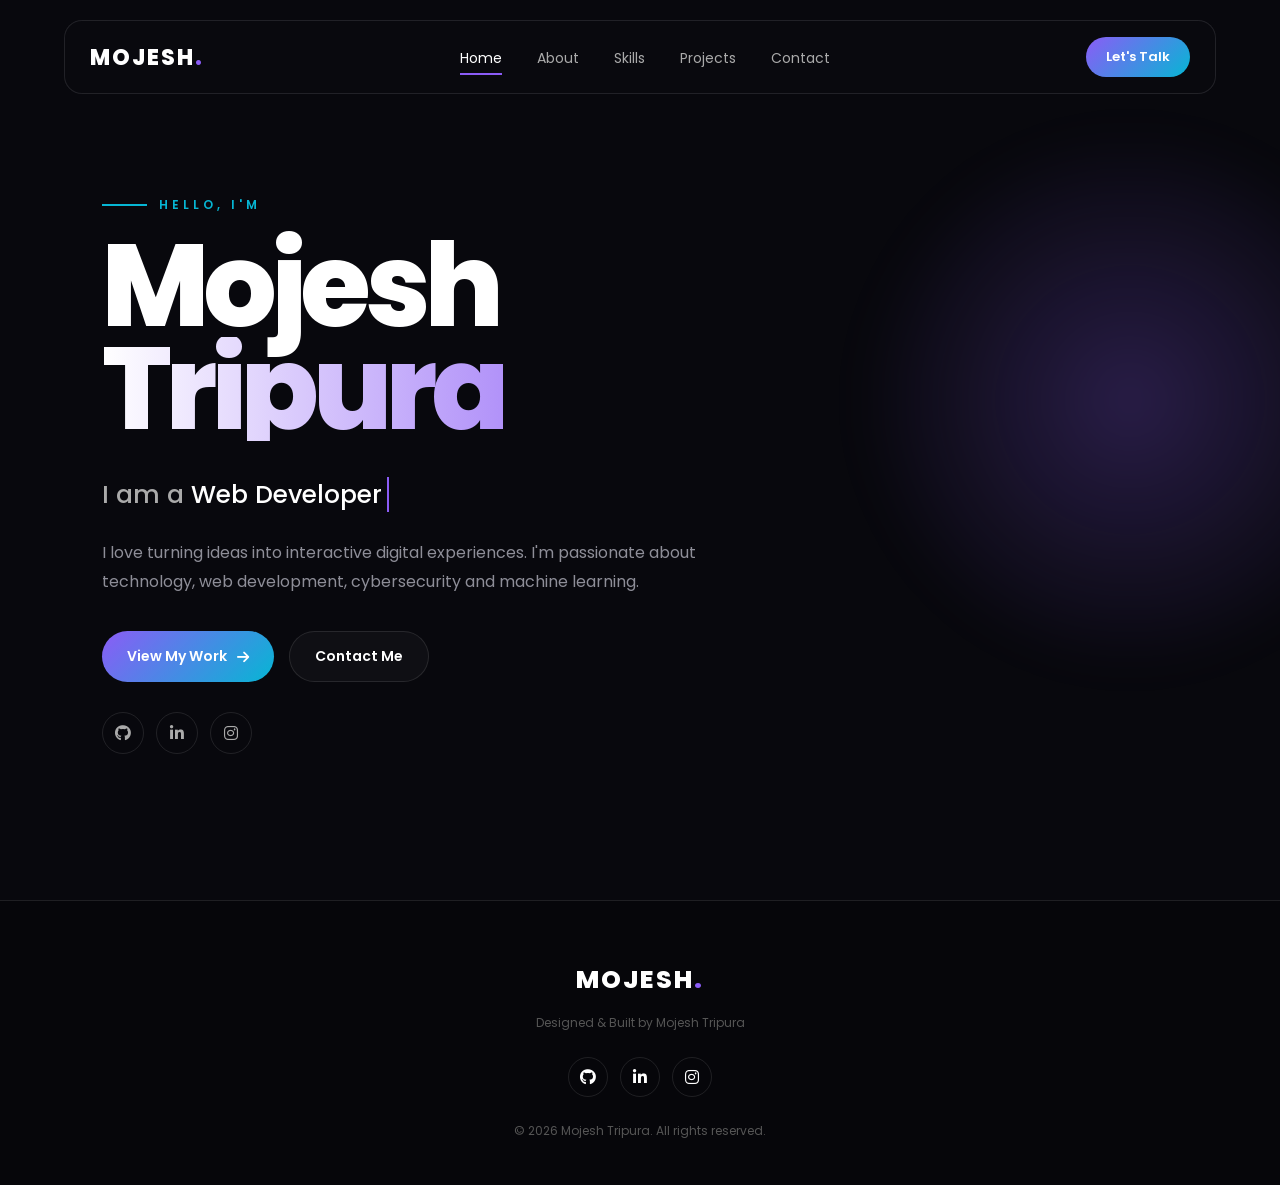
<file: index.html>
<!DOCTYPE html>
<html lang="en">

<head>

    <meta charset="UTF-8">

    <meta name="viewport"
          content="width=device-width, initial-scale=1.0">

    <title>Mojesh Tripura | Home</title>


    <!-- ================= GOOGLE FONTS ================= -->

    <link rel="preconnect"
          href="https://fonts.googleapis.com">

    <link rel="preconnect"
          href="https://fonts.gstatic.com"
          crossorigin>

    <link href="https://fonts.googleapis.com/css2?family=Poppins:wght@400;500;600;700;800&display=swap"
          rel="stylesheet">


    <!-- ================= FONT AWESOME ================= -->

    <link rel="stylesheet"
          href="https://cdnjs.cloudflare.com/ajax/libs/font-awesome/6.5.2/css/all.min.css">


    <!-- ================= CSS ================= -->

    <link rel="stylesheet"
          href="style.css">

</head>


<body>


<!-- =====================================================
     NAVBAR
===================================================== -->

<header class="site-header">

    <nav class="navbar">


        <!-- LOGO -->

        <a href="index.html" class="logo">

            MOJESH<span>.</span>

        </a>


        <!-- NAVIGATION -->

        <ul class="nav-links" id="navLinks">


            <li>
                <a href="index.html">
                    Home
                </a>
            </li>


            <li>
                <a href="about.html">
                    About
                </a>
            </li>


            <li>
                <a href="skills.html">
                    Skills
                </a>
            </li>


            <li>
                <a href="projects.html">
                    Projects
                </a>
            </li>


            <li>
                <a href="contact.html">
                    Contact
                </a>
            </li>


        </ul>


        <!-- LET'S TALK -->

        <a href="contact.html"
           class="nav-btn">

            Let's Talk

        </a>


        <!-- MOBILE MENU BUTTON -->

        <button
            type="button"
            class="menu-btn"
            id="menuBtn"
            aria-label="Open menu">

            <i class="fas fa-bars"></i>

        </button>


    </nav>

</header>



<!-- =====================================================
     HERO SECTION
===================================================== -->

<section class="hero">


    <div class="hero-bg"></div>


    <div class="hero-content">


        <!-- HELLO -->

        <p class="small-heading">

            <span class="line"></span>

            HELLO, I'M

        </p>



        <!-- NAME -->

        <h1>

            Mojesh

            <span>Tripura</span>

        </h1>



        <!-- TYPING ANIMATION -->

        <h2>

            I am a

            <span id="typing"></span>

        </h2>



        <!-- DESCRIPTION -->

        <p class="hero-description">

            I love turning ideas into interactive digital
            experiences. I'm passionate about technology,
            web development, cybersecurity and machine learning.

        </p>



        <!-- BUTTONS -->

        <div class="hero-buttons">


            <a href="projects.html"
               class="btn primary-btn">

                View My Work

                <i class="fas fa-arrow-right"></i>

            </a>


            <a href="contact.html"
               class="btn secondary-btn">

                Contact Me

            </a>


        </div>



        <!-- =================================================
             SOCIAL MEDIA
        ================================================= -->

        <div class="social-icons">


            <!-- GITHUB -->

            <a href="https://share.google/B0XDPjEisQMFBaEEN"
               target="_blank"
               rel="noopener noreferrer"
               title="GitHub">

                <i class="fab fa-github"></i>

            </a>



            <!-- LINKEDIN -->

            <a href="https://www.linkedin.com/in/mojesh-tripura-83a888214"
               target="_blank"
               rel="noopener noreferrer"
               title="LinkedIn">

                <i class="fab fa-linkedin-in"></i>

            </a>



            <!-- INSTAGRAM -->

            <a href="https://www.instagram.com/mojeshtp/"
               target="_blank"
               rel="noopener noreferrer"
               title="Instagram">

                <i class="fab fa-instagram"></i>

            </a>


        </div>


    </div>


</section>



<!-- =====================================================
     FOOTER
===================================================== -->

<footer>


    <div class="footer-logo">

        MOJESH<span>.</span>

    </div>



    <p>

        Designed & Built by Mojesh Tripura

    </p>



    <!-- FOOTER SOCIAL -->

    <div class="footer-social">


        <a href="https://share.google/B0XDPjEisQMFBaEEN"
           target="_blank"
           rel="noopener noreferrer"
           title="GitHub">

            <i class="fab fa-github"></i>

        </a>



        <a href="https://www.linkedin.com/in/mojesh-tripura-83a888214"
           target="_blank"
           rel="noopener noreferrer"
           title="LinkedIn">

            <i class="fab fa-linkedin-in"></i>

        </a>



        <a href="https://www.instagram.com/mojeshtp/"
           target="_blank"
           rel="noopener noreferrer"
           title="Instagram">

            <i class="fab fa-instagram"></i>

        </a>


    </div>



    <p class="copyright">

        © 2026 Mojesh Tripura.
        All rights reserved.

    </p>


</footer>



<!-- =====================================================
     JAVASCRIPT
===================================================== -->

<script src="script.js"></script>


</body>

</html>
</file>
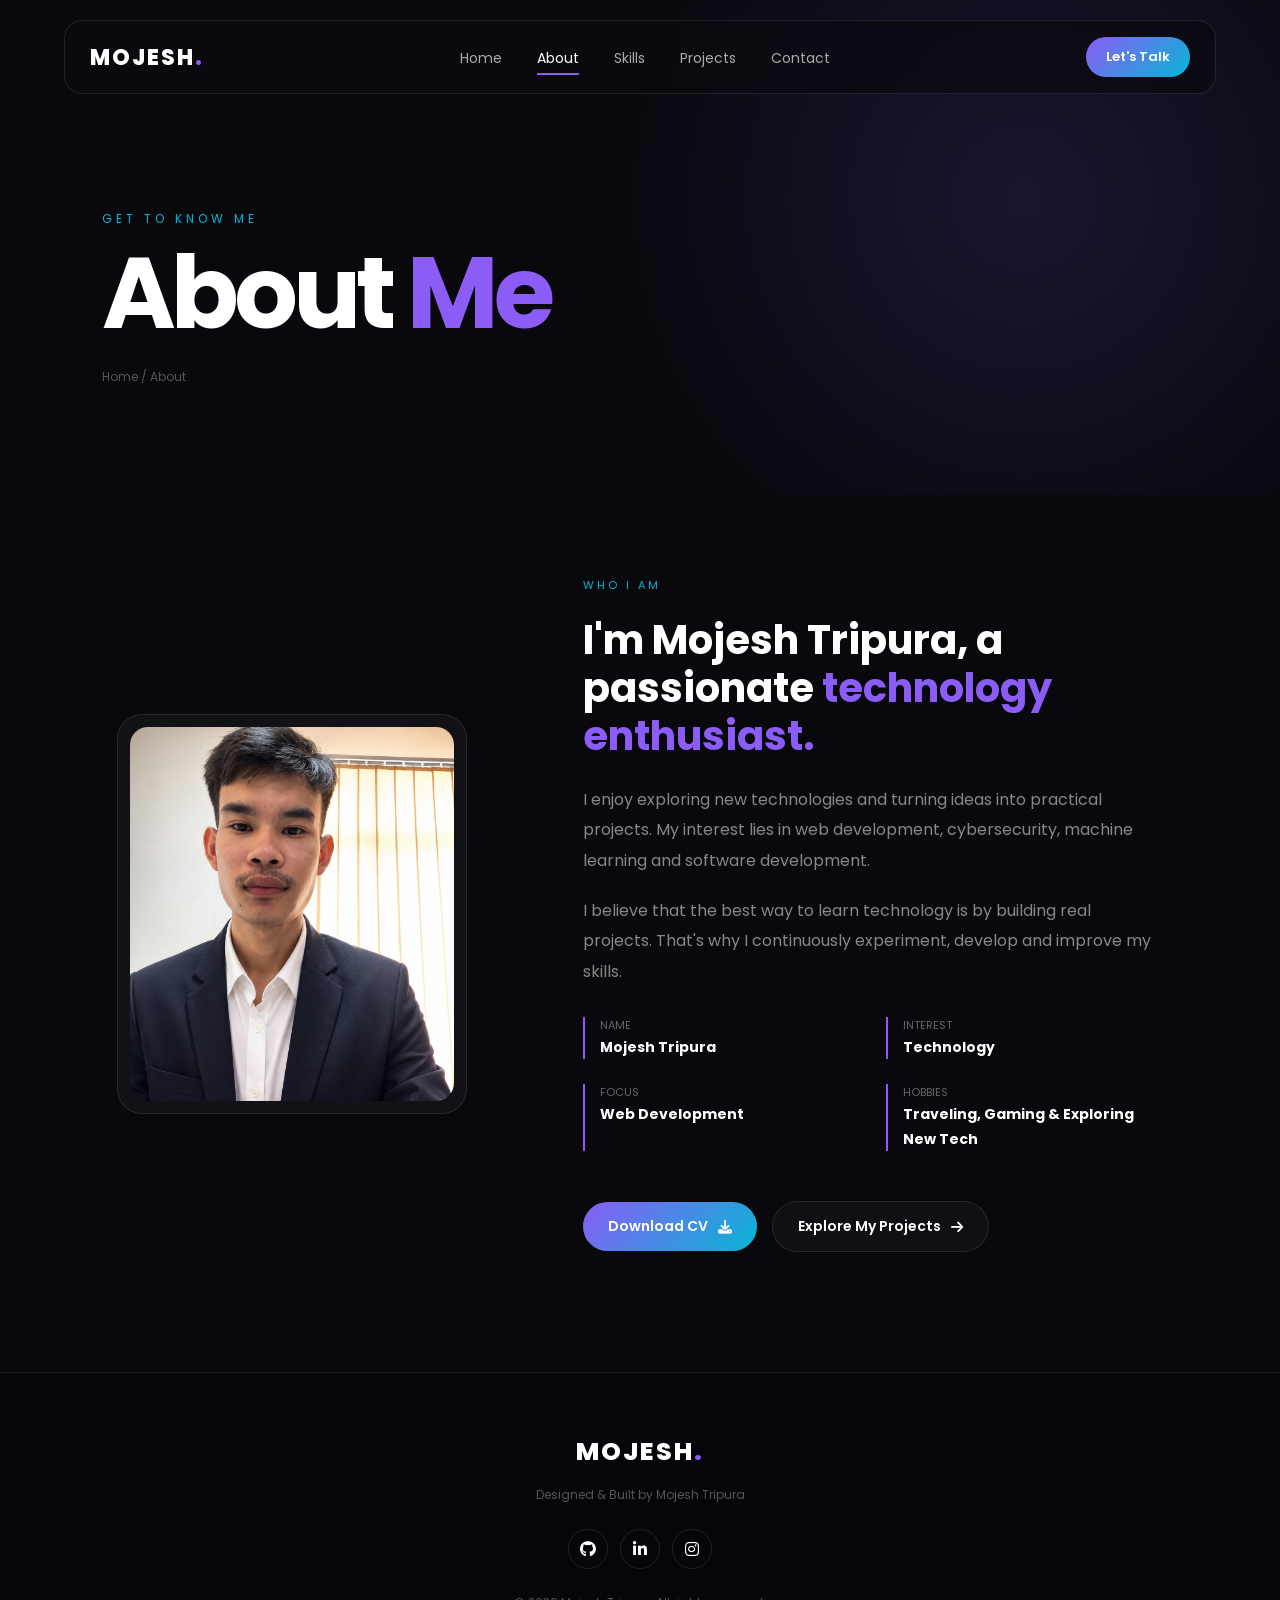
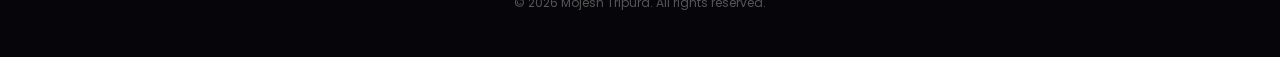
<file: about.html>
<!DOCTYPE html>
<html lang="en">

<head>

    <meta charset="UTF-8">

    <meta name="viewport"
          content="width=device-width, initial-scale=1.0">

    <meta name="description"
          content="About Mojesh Tripura - Technology Enthusiast, Python Developer and Web Developer">

    <title>About | Mojesh Tripura</title>


    <!-- ================= GOOGLE FONT ================= -->

    <link rel="preconnect"
          href="https://fonts.googleapis.com">

    <link rel="preconnect"
          href="https://fonts.gstatic.com"
          crossorigin>

    <link href="https://fonts.googleapis.com/css2?family=Poppins:wght@400;500;600;700;800&display=swap"
          rel="stylesheet">


    <!-- ================= FONT AWESOME ================= -->

    <link rel="stylesheet"
          href="https://cdnjs.cloudflare.com/ajax/libs/font-awesome/6.5.2/css/all.min.css">


    <!-- ================= YOUR CSS ================= -->

    <link rel="stylesheet"
          href="style.css">

</head>


<body>


<!-- =====================================================
     HEADER / NAVBAR
===================================================== -->

<header class="site-header">

    <nav class="navbar">


        <!-- LOGO -->

        <a href="index.html"
           class="logo">

            MOJESH<span>.</span>

        </a>


        <!-- ================= NAVIGATION ================= -->

        <ul class="nav-links"
            id="navLinks">


            <li>

                <a href="index.html">

                    Home

                </a>

            </li>


            <li>

                <a href="about.html"
                   class="active">

                    About

                </a>

            </li>


            <li>

                <a href="skills.html">

                    Skills

                </a>

            </li>


            <li>

                <a href="projects.html">

                    Projects

                </a>

            </li>


            <li>

                <a href="contact.html">

                    Contact

                </a>

            </li>


        </ul>


        <!-- ================= LET'S TALK ================= -->

        <a href="contact.html"
           class="nav-btn">

            Let's Talk

        </a>


        <!-- ================= MOBILE MENU ================= -->

        <button
            type="button"
            class="menu-btn"
            id="menuBtn"
            aria-label="Open navigation menu">

            <i class="fas fa-bars"></i>

        </button>


    </nav>

</header>



<!-- =====================================================
     PAGE HEADER
===================================================== -->

<section class="page-header">


    <p>
        GET TO KNOW ME
    </p>


    <h1>

        About

        <span>
            Me
        </span>

    </h1>


    <!-- ================= BREADCRUMB ================= -->

    <div class="breadcrumb">


        <a href="index.html">

            Home

        </a>


        <span>
            /
        </span>


        <span>
            About
        </span>


    </div>


</section>



<!-- =====================================================
     ABOUT CONTENT
===================================================== -->

<section class="about-page">


    <!-- ================= PROFILE IMAGE ================= -->

    <div class="about-image">


        <div class="image-box">


            <div class="image-placeholder">


                <img
                    src="images/mojesh.jpg"
                    alt="Mojesh Tripura">


            </div>


        </div>


    </div>



    <!-- ================= ABOUT TEXT ================= -->

    <div class="about-content">


        <p class="about-label">

            WHO I AM

        </p>



        <h2>

            I'm Mojesh Tripura,

            a passionate

            <span>
                technology enthusiast.
            </span>

        </h2>



        <p>

            I enjoy exploring new technologies
            and turning ideas into practical
            projects.

            My interest lies in web development,
            cybersecurity, machine learning and
            software development.

        </p>



        <p>

            I believe that the best way to learn
            technology is by building real
            projects.

            That's why I continuously experiment,
            develop and improve my skills.

        </p>



        <!-- ================= PERSONAL INFO ================= -->

        <div class="about-info">


            <div>

                <span>
                    Name
                </span>

                <strong>
                    Mojesh Tripura
                </strong>

            </div>



            <div>

                <span>
                    Interest
                </span>

                <strong>
                    Technology
                </strong>

            </div>



            <div>

                <span>
                    Focus
                </span>

                <strong>
                    Web Development
                </strong>

            </div>



            <div>

                <span>
                    Hobbies
                </span>

                <strong>
                    Traveling, Gaming & Exploring New Tech
                </strong>

            </div>


        </div>



        <!-- =================================================
             BUTTONS
        ================================================= -->

        <div class="about-buttons">


            <!-- DOWNLOAD CV -->

           <a href="CV/Mojesh_Tripura_CV.pdf"
   class="btn primary-btn"
   download="Mojesh_Tripura_CV.pdf">

    Download CV

    <i class="fas fa-download"></i>

</a>



            <!-- PROJECTS -->

            <a
                href="projects.html"
                class="btn secondary-btn">

                Explore My Projects

                <i class="fas fa-arrow-right"></i>

            </a>


        </div>


    </div>


</section>



<!-- =====================================================
     FOOTER
===================================================== -->

<footer>


    <div class="footer-logo">

        MOJESH<span>.</span>

    </div>


    <p>

        Designed & Built by Mojesh Tripura

    </p>


    <!-- SOCIAL MEDIA -->

    <div class="footer-social">


        <a
            href="https://github.com/YOUR_USERNAME"
            target="_blank"
            rel="noopener noreferrer"
            aria-label="GitHub">

            <i class="fab fa-github"></i>

        </a>


        <a
            href="https://www.linkedin.com/in/YOUR_USERNAME/"
            target="_blank"
            rel="noopener noreferrer"
            aria-label="LinkedIn">

            <i class="fab fa-linkedin-in"></i>

        </a>


        <a
            href="https://www.instagram.com/YOUR_USERNAME/"
            target="_blank"
            rel="noopener noreferrer"
            aria-label="Instagram">

            <i class="fab fa-instagram"></i>

        </a>


    </div>


    <p class="copyright">

        © 2026 Mojesh Tripura.
        All rights reserved.

    </p>


</footer>



<!-- =====================================================
     JAVASCRIPT
===================================================== -->

<script src="script.js"></script>


</body>

</html>
</file>
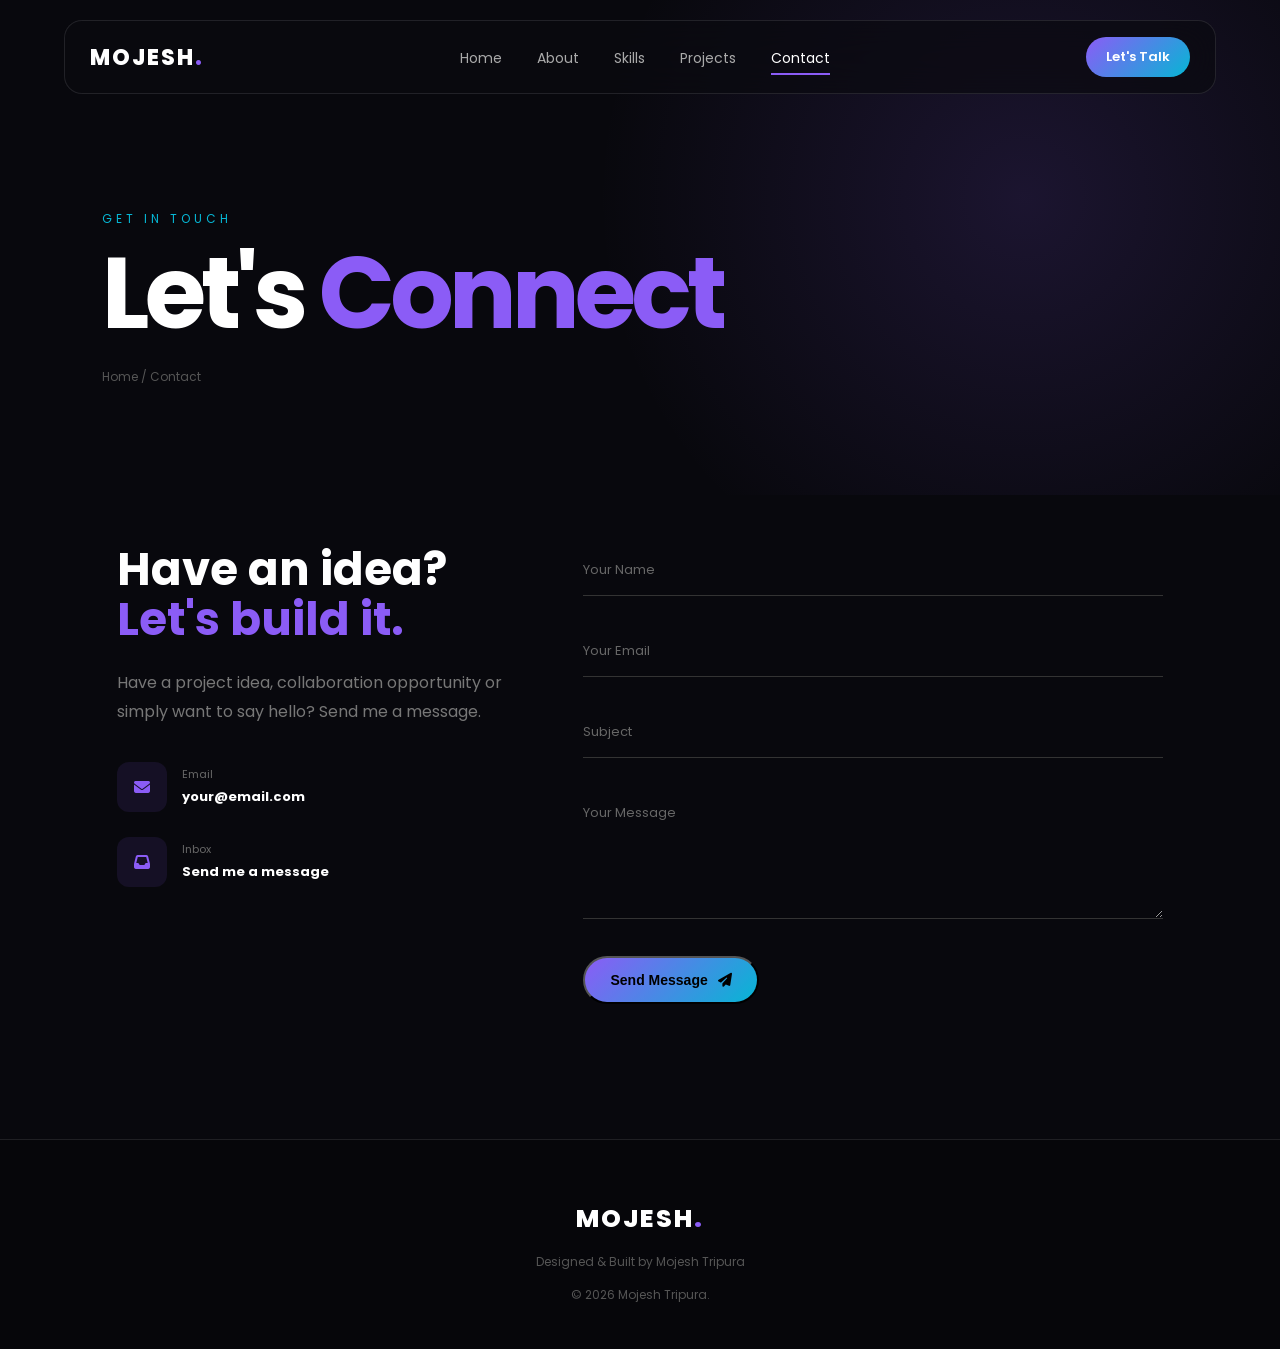
<file: contact.html>
<!DOCTYPE html>
<html lang="en">

<head>

    <meta charset="UTF-8">

    <meta name="viewport"
          content="width=device-width, initial-scale=1.0">

    <meta name="description"
          content="Contact Mojesh Tripura">

    <title>Contact | Mojesh Tripura</title>


    <!-- GOOGLE FONT -->

    <link rel="preconnect"
          href="https://fonts.googleapis.com">

    <link rel="preconnect"
          href="https://fonts.gstatic.com"
          crossorigin>

    <link href="https://fonts.googleapis.com/css2?family=Poppins:wght@400;500;600;700;800&display=swap"
          rel="stylesheet">


    <!-- FONT AWESOME -->

    <link rel="stylesheet"
          href="https://cdnjs.cloudflare.com/ajax/libs/font-awesome/6.5.2/css/all.min.css">


    <!-- YOUR CSS -->

    <link rel="stylesheet"
          href="style.css">

</head>


<body>


<!-- =====================================================
     HEADER
===================================================== -->

<header class="site-header">

    <nav class="navbar">


        <!-- LOGO -->

        <a href="index.html"
           class="logo">

            MOJESH<span>.</span>

        </a>


        <!-- NAVIGATION -->

        <ul class="nav-links"
            id="navLinks">


            <li>
                <a href="index.html">
                    Home
                </a>
            </li>


            <li>
                <a href="about.html">
                    About
                </a>
            </li>


            <li>
                <a href="skills.html">
                    Skills
                </a>
            </li>


            <li>
                <a href="projects.html">
                    Projects
                </a>
            </li>


            <li>
                <a href="contact.html"
                   class="active">

                    Contact

                </a>
            </li>


        </ul>


        <!-- LET'S TALK -->

        <a href="contact.html"
           class="nav-btn">

            Let's Talk

        </a>


        <!-- MOBILE MENU -->

        <button
            type="button"
            class="menu-btn"
            id="menuBtn"
            aria-label="Open navigation menu">

            <i class="fas fa-bars"></i>

        </button>


    </nav>

</header>



<!-- =====================================================
     PAGE HEADER
===================================================== -->

<section class="page-header">


    <p>
        GET IN TOUCH
    </p>


    <h1>

        Let's

        <span>
            Connect
        </span>

    </h1>


    <!-- BREADCRUMB -->

    <div class="breadcrumb">


        <a href="index.html">

            Home

        </a>


        <span>
            /
        </span>


        <span>
            Contact
        </span>


    </div>


</section>



<!-- =====================================================
     CONTACT SECTION
===================================================== -->

<section class="contact-page">


    <!-- =================================================
         CONTACT INFORMATION
    ================================================== -->

    <div class="contact-info">


        <h2>

            Have an idea?

            <br>

            <span>
                Let's build it.
            </span>

        </h2>


        <p>

            Have a project idea, collaboration
            opportunity or simply want to say hello?

            Send me a message.

        </p>



        <!-- EMAIL -->

        <div class="contact-item">


            <div class="contact-icon">

                <i class="fas fa-envelope"></i>

            </div>


            <div>

                <span>
                    Email
                </span>


                <!-- CHANGE THIS EMAIL -->

                <strong>

                    your@email.com

                </strong>

            </div>


        </div>



        <!-- INBOX -->

        <div class="contact-item">


            <div class="contact-icon">

                <i class="fas fa-inbox"></i>

            </div>


            <div>

                <span>
                    Inbox
                </span>


                <strong>

                    Send me a message

                </strong>

            </div>


        </div>


    </div>



<!-- =================================================
     CONTACT FORM
================================================= -->

<form id="contactForm">

    <!-- NAME -->

    <div class="input-group">

        <input
            type="text"
            id="name"
            name="name"
            autocomplete="name"
            required>

        <label for="name">
            Your Name
        </label>

    </div>


    <!-- EMAIL -->

    <div class="input-group">

        <input
            type="email"
            id="email"
            name="email"
            autocomplete="email"
            required>

        <label for="email">
            Your Email
        </label>

    </div>


    <!-- SUBJECT -->

    <div class="input-group">

        <input
            type="text"
            id="subject"
            name="subject"
            required>

        <label for="subject">
            Subject
        </label>

    </div>


    <!-- MESSAGE -->

    <div class="input-group">

        <textarea
            id="message"
            name="message"
            rows="5"
            required></textarea>

        <label for="message">
            Your Message
        </label>

    </div>


    <!-- SUBMIT BUTTON -->

    <button
        type="submit"
        class="btn primary-btn"
        id="sendButton">

        Send Message

        <i class="fas fa-paper-plane"></i>

    </button>


    <!-- STATUS MESSAGE -->

    <p id="form-message"></p>

</form>

</section>



<!-- =====================================================
     FOOTER
===================================================== -->

<footer>


    <div class="footer-logo">

        MOJESH<span>.</span>

    </div>


    <p>

        Designed & Built by Mojesh Tripura

    </p>


    <p class="copyright">

        © 2026 Mojesh Tripura.

    </p>


</footer>



<!-- JAVASCRIPT -->

<script src="script.js"></script>


</body>

</html>
</file>
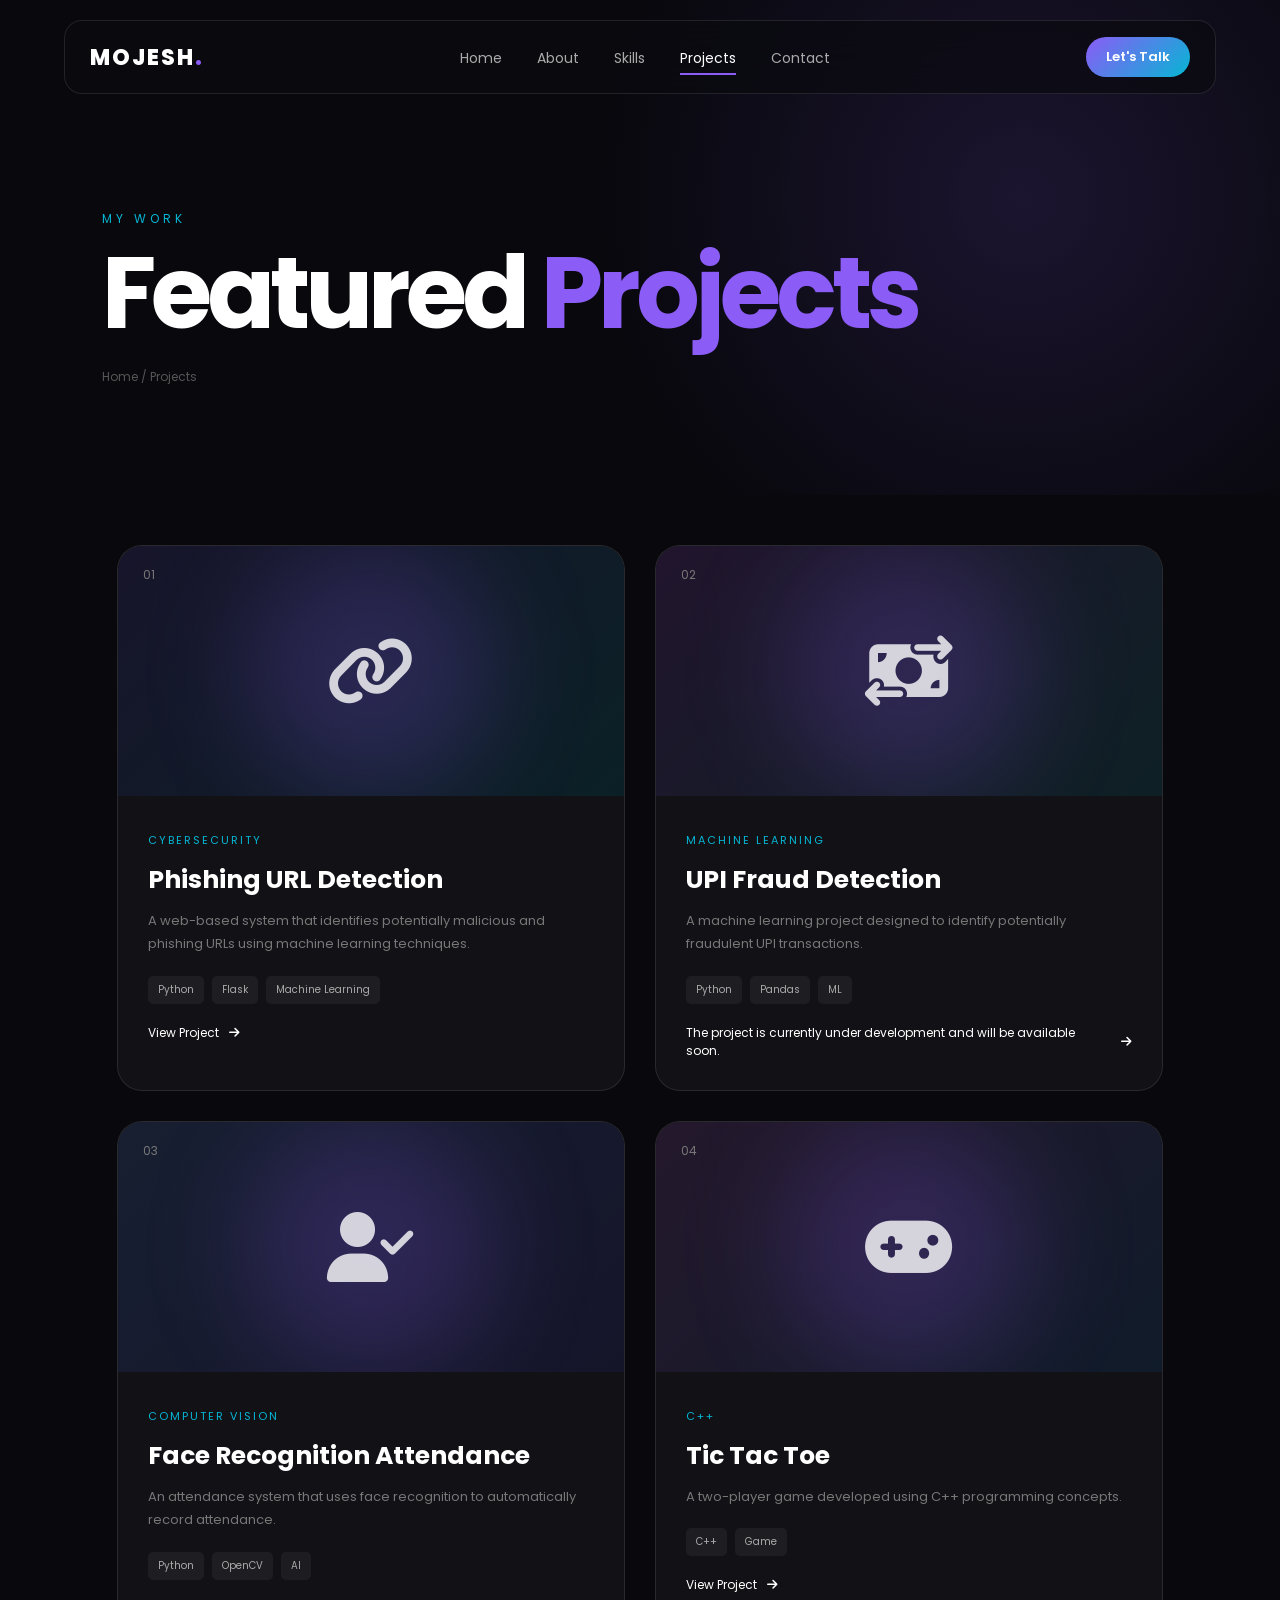
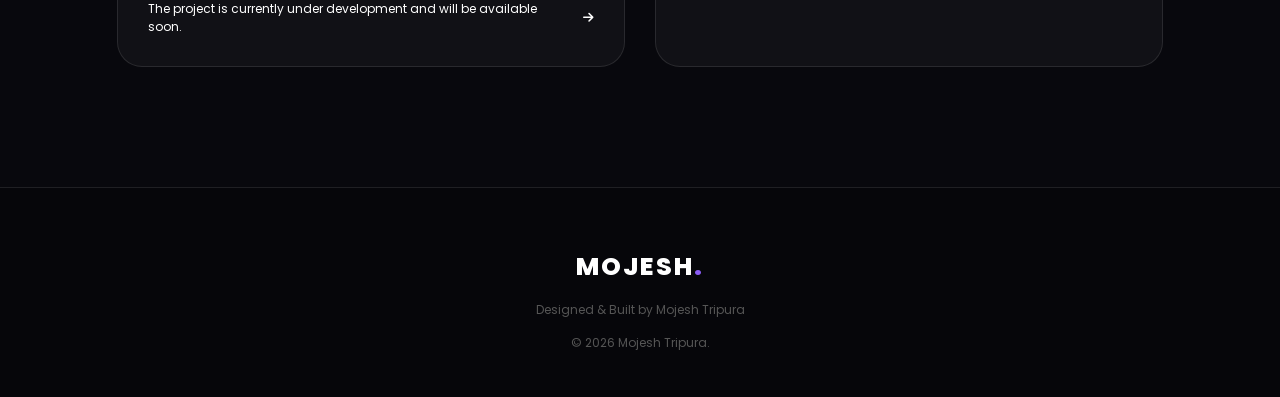
<file: projects.html>
<!DOCTYPE html>
<html lang="en">

<head>

    <meta charset="UTF-8">

    <meta name="viewport"
          content="width=device-width, initial-scale=1.0">

    <title>Projects | Mojesh Tripura</title>


    <link href="https://fonts.googleapis.com/css2?family=Poppins:wght@400;500;600;700;800&display=swap"
          rel="stylesheet">


    <link rel="stylesheet"
          href="https://cdnjs.cloudflare.com/ajax/libs/font-awesome/6.5.2/css/all.min.css">


    <link rel="stylesheet"
          href="style.css">

</head>


<body>


<header class="site-header">

    <nav class="navbar">

        <a href="index.html" class="logo">
            MOJESH<span>.</span>
        </a>

        <ul class="nav-links" id="navLinks">

            <li>
                <a href="index.html">Home</a>
            </li>

            <li>
                <a href="about.html">About</a>
            </li>

            <li>
                <a href="skills.html">Skills</a>
            </li>

            <li>
                <a href="projects.html">Projects</a>
            </li>

            <li>
                <a href="contact.html">Contact</a>
            </li>

        </ul>


        <a href="contact.html" class="nav-btn">
            Let's Talk
        </a>


        <!-- MOBILE MENU BUTTON -->

        <button
            type="button"
            class="menu-btn"
            id="menuBtn"
            aria-label="Open menu">

            <i class="fas fa-bars"></i>

        </button>

    </nav>

</header>


<section class="page-header">

    <p>MY WORK</p>

    <h1>
        Featured <span>Projects</span>
    </h1>

     <div class="breadcrumb">

    <a href="index.html">Home</a>

    <span>/</span>

    <span>Projects</span>

</div>
    </p>

</section>



<section class="projects-page">


    <!-- PROJECT 1 -->

    <div class="project-card">

        <div class="project-image project-one">

            <div class="project-number">
                01
            </div>

            <i class="fas fa-link"></i>

        </div>


        <div class="project-content">

            <span>
                Cybersecurity
            </span>

            <h3>
                Phishing URL Detection
            </h3>

            <p>

                A web-based system that identifies
                potentially malicious and phishing URLs
                using machine learning techniques.

            </p>


            <div class="project-tech">

                <span>Python</span>
                <span>Flask</span>
                <span>Machine Learning</span>

            </div>

            <a href="https://trackurlphishing.pythonanywhere.com/"
   class="project-link"
   target="_blank"
   rel="noopener noreferrer">

    View Project
    <i class="fas fa-arrow-right"></i>

</a>
            

        </div>

    </div>



    <!-- PROJECT 2 -->

    <div class="project-card">

        <div class="project-image project-two">

            <div class="project-number">
                02
            </div>

            <i class="fas fa-money-bill-transfer"></i>

        </div>


        <div class="project-content">

            <span>
                Machine Learning
            </span>

            <h3>
                UPI Fraud Detection
            </h3>

            <p>

                A machine learning project designed
                to identify potentially fraudulent
                UPI transactions.

            </p>


            <div class="project-tech">

                <span>Python</span>
                <span>Pandas</span>
                <span>ML</span>

            </div>

            <a href="#"
               class="project-link">

                The project is currently under development and will be available soon.

                <i class="fas fa-arrow-right"></i>

            </a>

        </div>

    </div>



    <!-- PROJECT 3 -->

    <div class="project-card">

        <div class="project-image project-three">

            <div class="project-number">
                03
            </div>

            <i class="fas fa-user-check"></i>

        </div>


        <div class="project-content">

            <span>
                Computer Vision
            </span>

            <h3>
                Face Recognition Attendance
            </h3>

            <p>

                An attendance system that uses
                face recognition to automatically
                record attendance.

            </p>


            <div class="project-tech">

                <span>Python</span>
                <span>OpenCV</span>
                <span>AI</span>

            </div>


            <a href="#"
               class="project-link">

                The project is currently under development and will be available soon.

                <i class="fas fa-arrow-right"></i>

            </a>

        </div>

    </div>



    <!-- PROJECT 4 -->

    <div class="project-card">

        <div class="project-image project-four">

            <div class="project-number">
                04
            </div>

            <i class="fas fa-gamepad"></i>

        </div>


        <div class="project-content">

            <span>
                C++
            </span>

            <h3>
                Tic Tac Toe
            </h3>

            <p>

                A two-player game developed
                using C++ programming concepts.

            </p>


            <div class="project-tech">

                <span>C++</span>
                <span>Game</span>

            </div>


            <a href="https://github.com/MJTP21/rockpaperscissor"
   class="project-link"
   target="_blank"
   rel="noopener noreferrer">

    View Project
    <i class="fas fa-arrow-right"></i>

</a>

        </div>

    </div>


</section>



<footer>

    <div class="footer-logo">
        MOJESH<span>.</span>
    </div>

    <p>
        Designed & Built by Mojesh Tripura
    </p>

    <p class="copyright">
        © 2026 Mojesh Tripura.
    </p>

</footer>


<script src="script.js"></script>

</body>

</html>
</file>
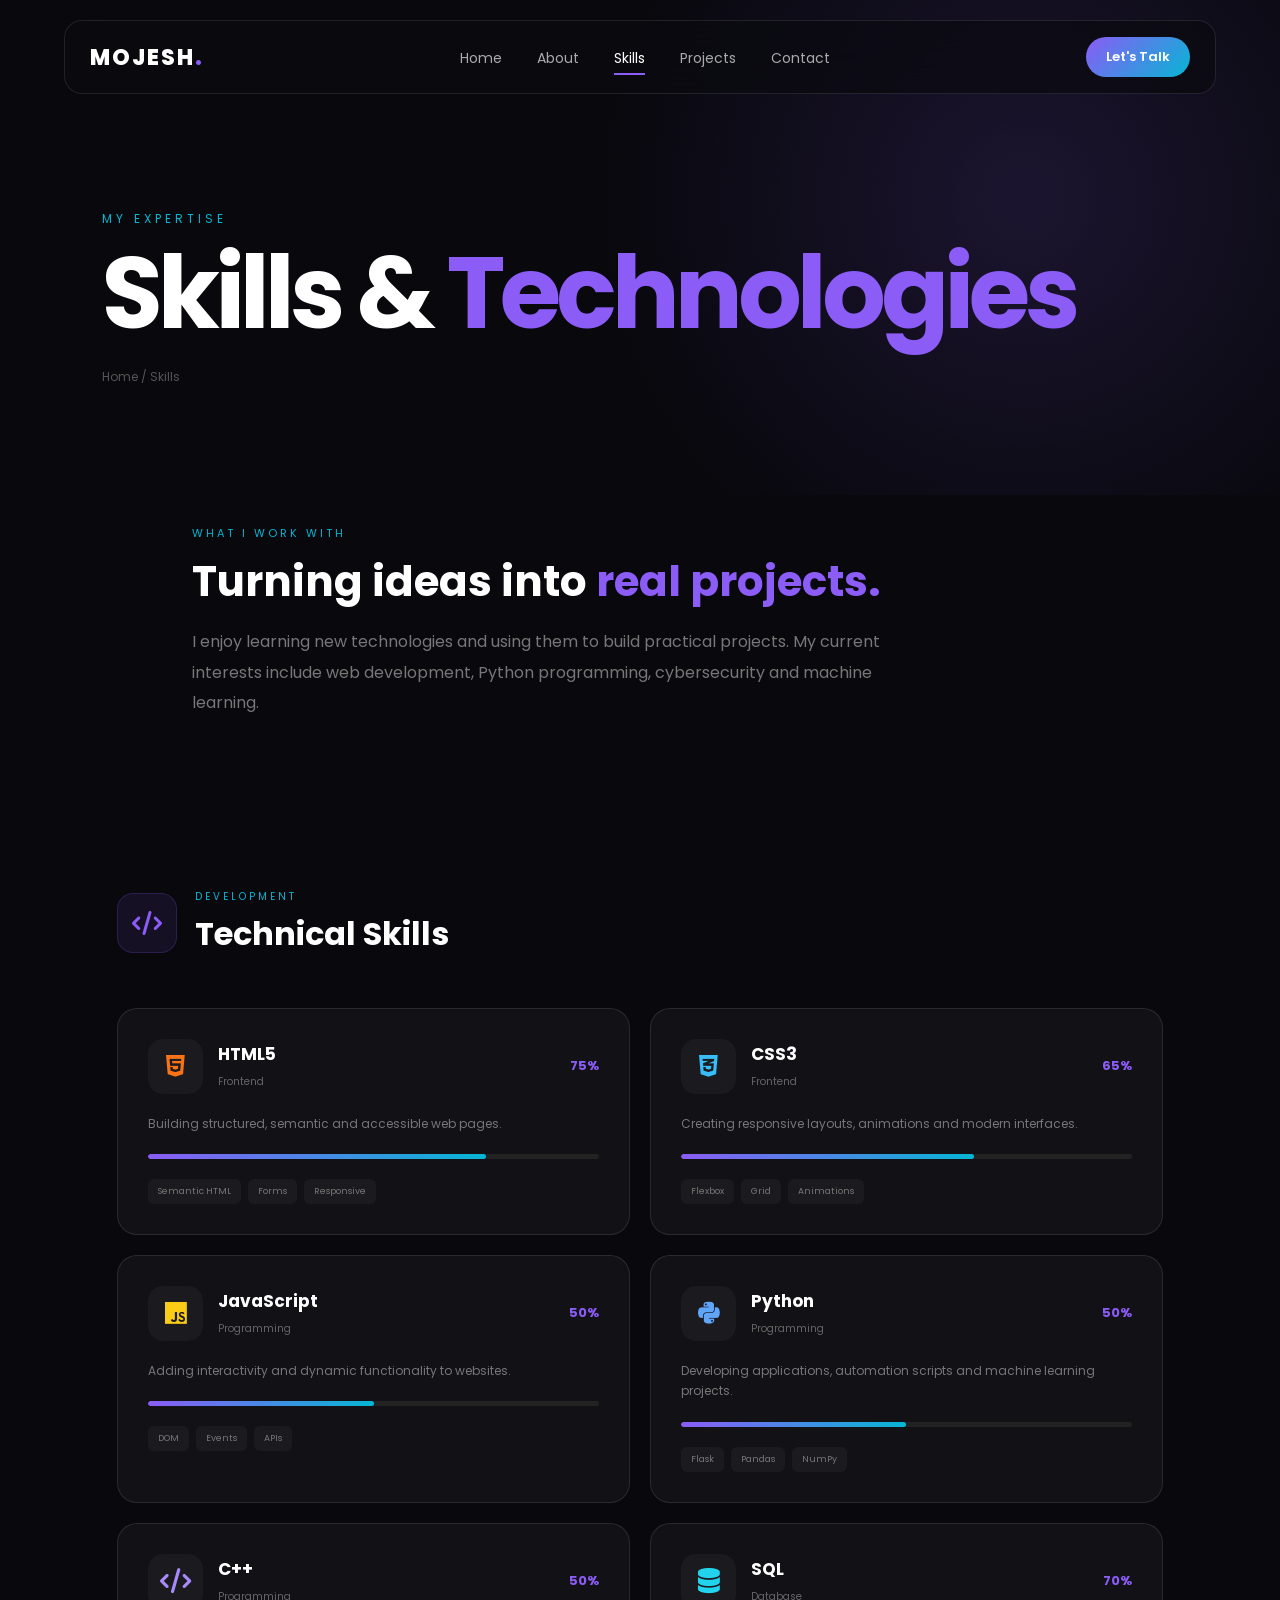
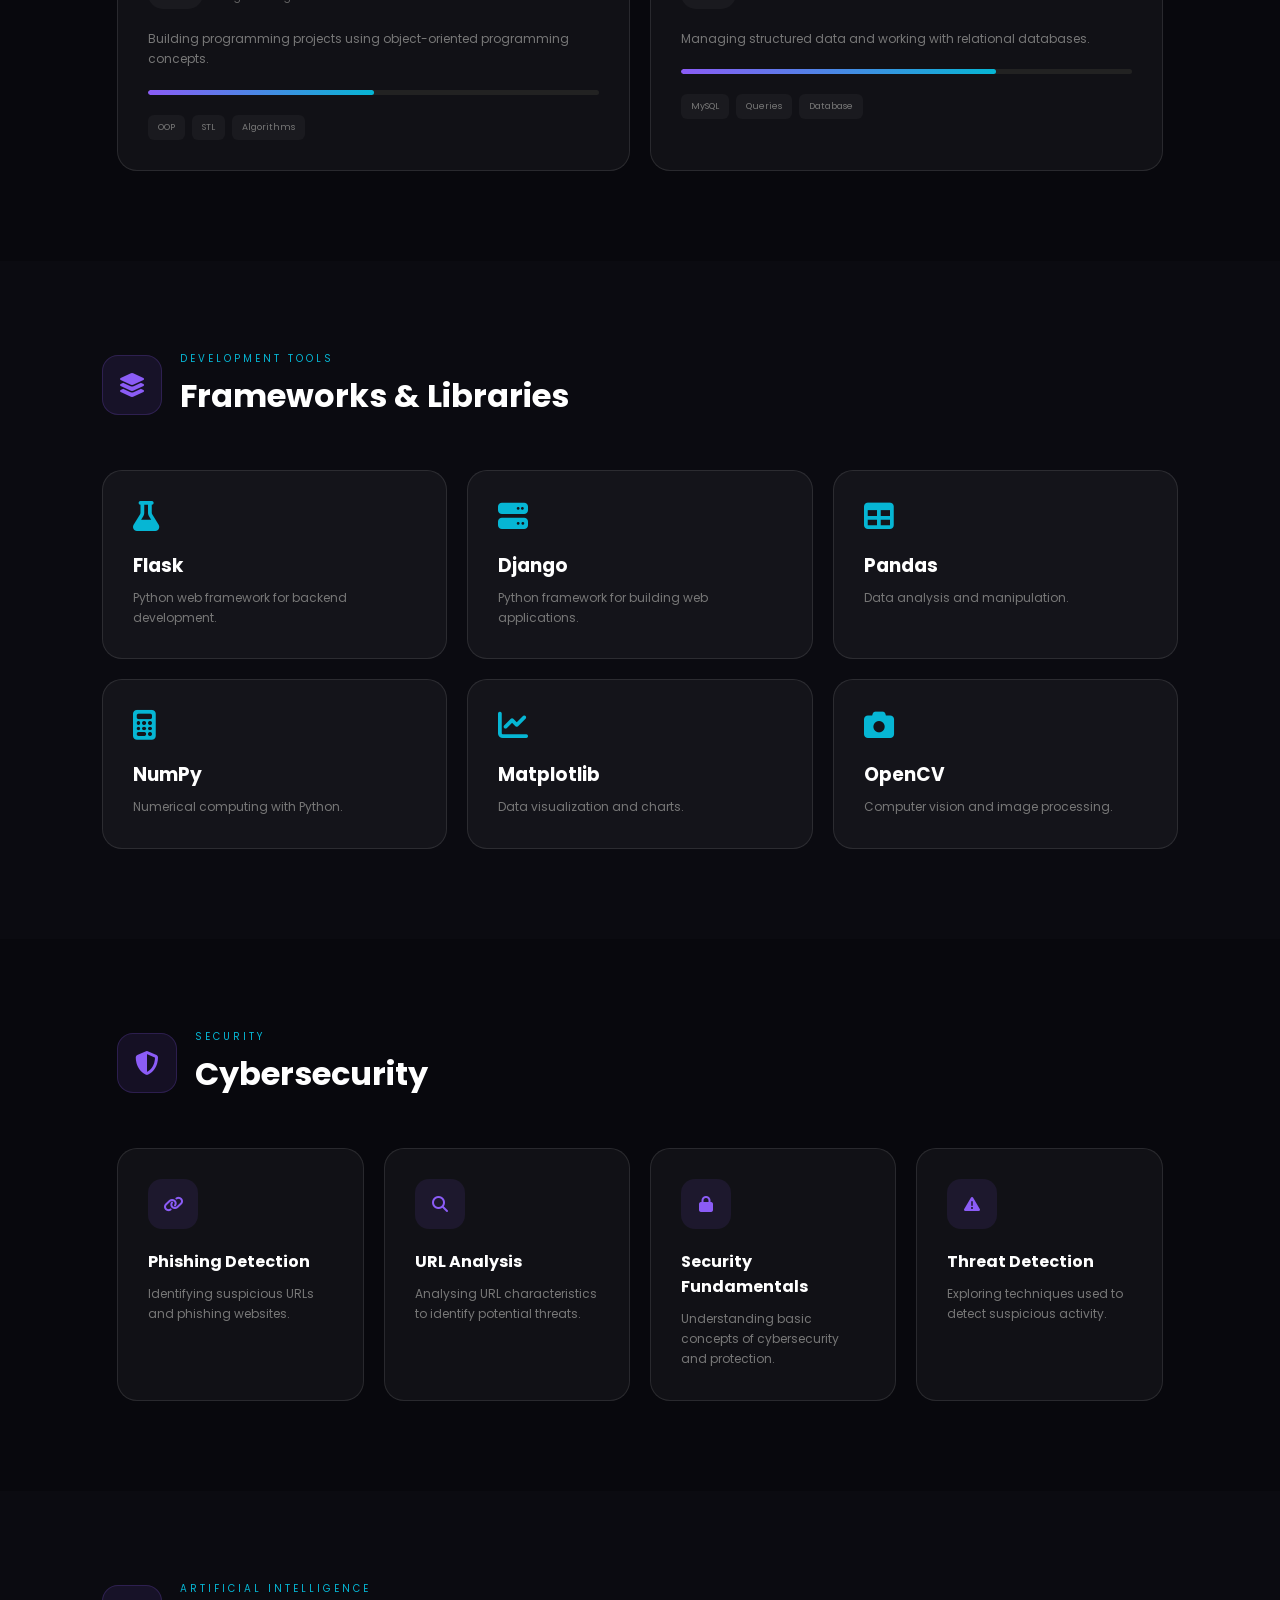
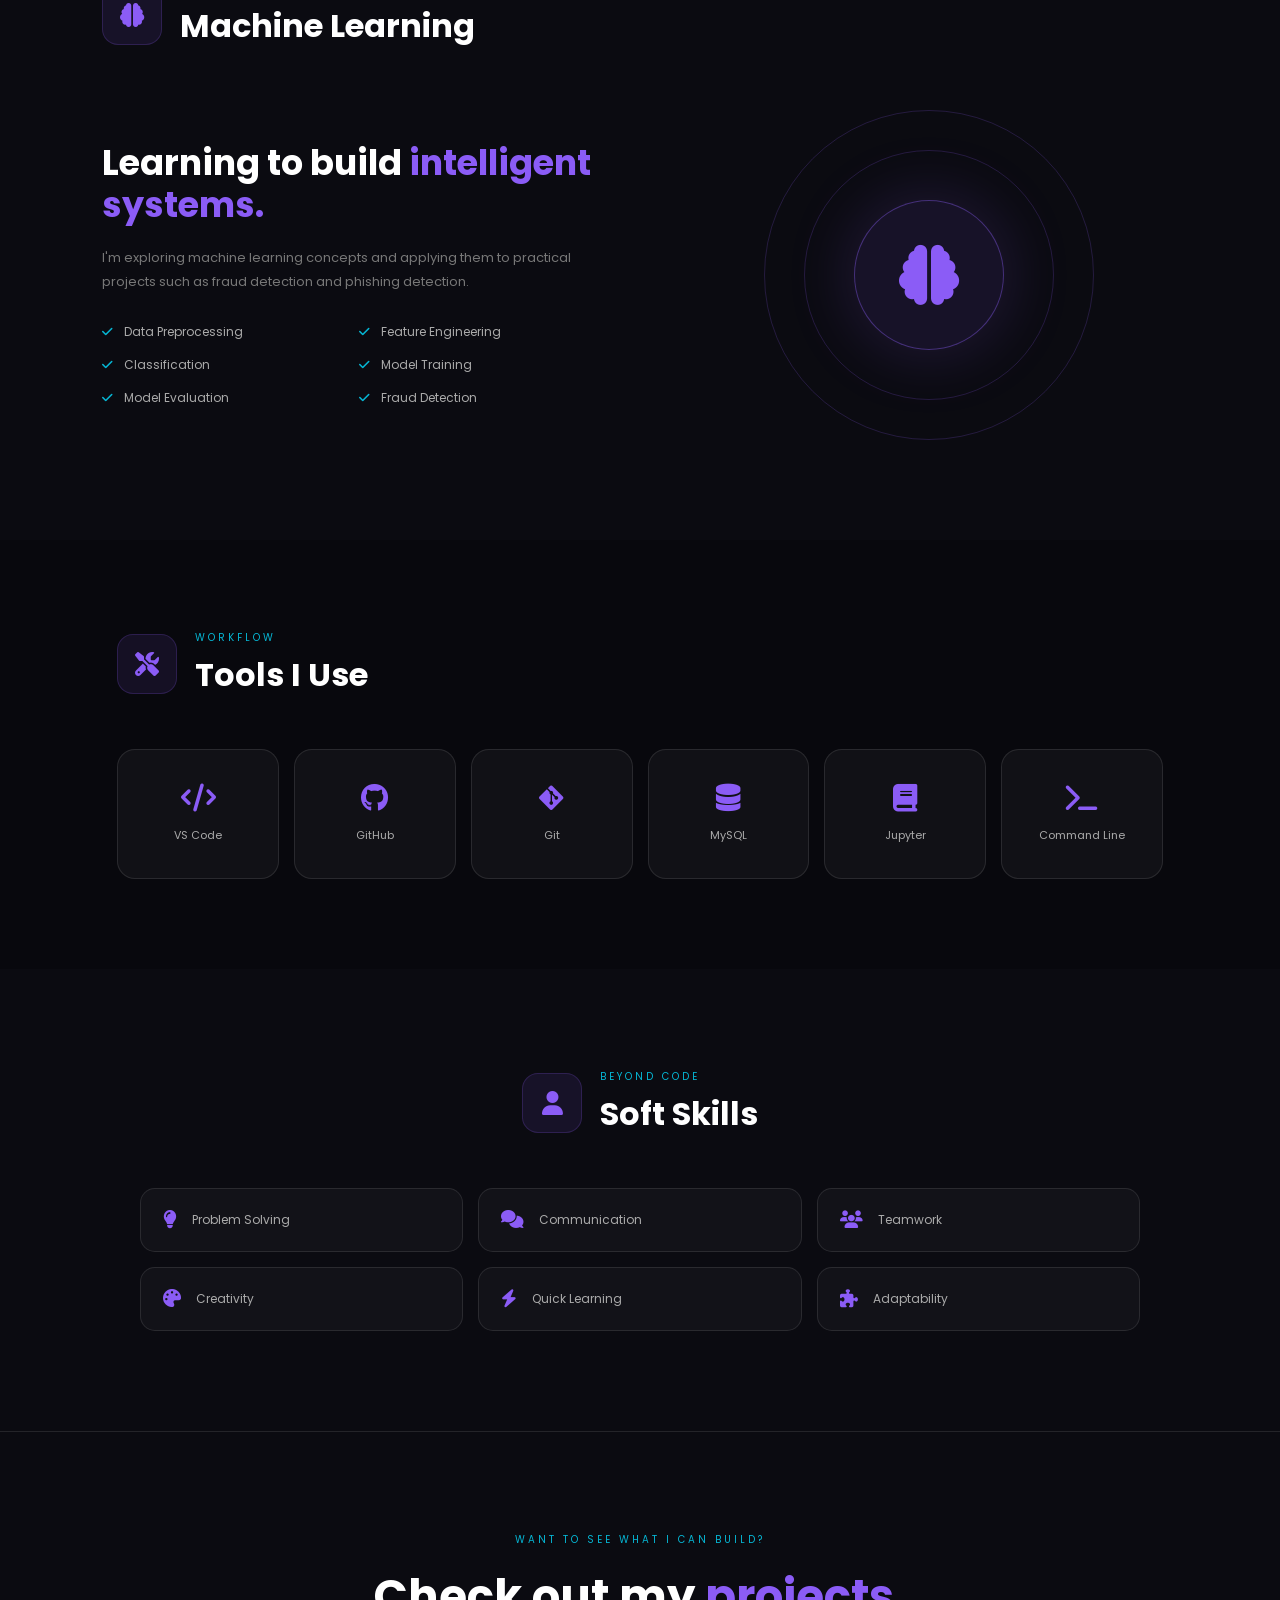
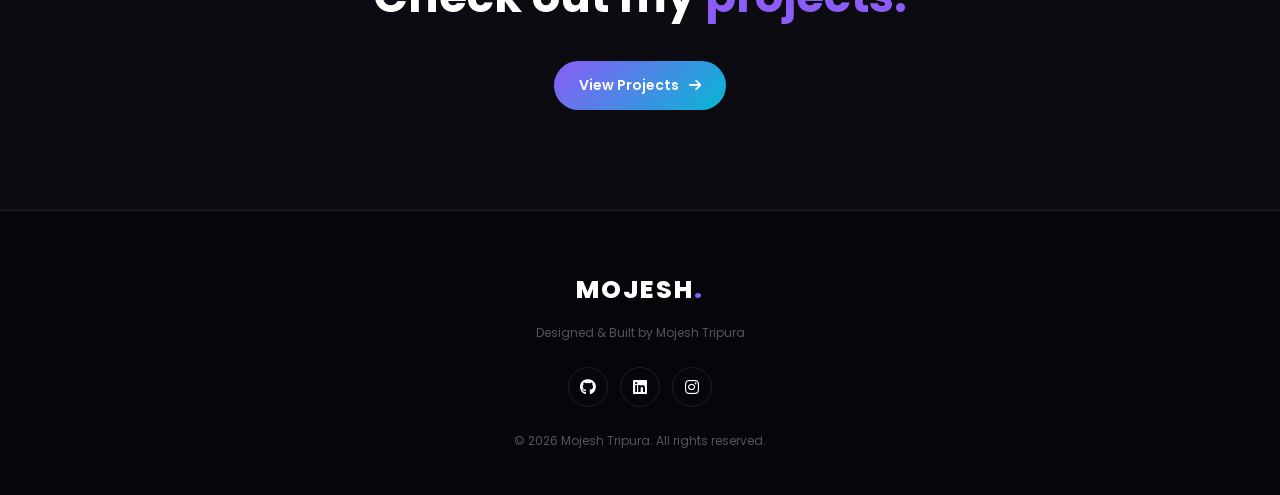
<file: skills.html>
<!DOCTYPE html>
<html lang="en">

<head>

    <meta charset="UTF-8">

    <meta name="viewport"
          content="width=device-width, initial-scale=1.0">

    <meta name="description"
          content="Mojesh Tripura - Skills and Technologies">

    <title>Skills | Mojesh Tripura</title>


    <!-- ================= GOOGLE FONT ================= -->

    <link rel="preconnect"
          href="https://fonts.googleapis.com">

    <link rel="preconnect"
          href="https://fonts.gstatic.com"
          crossorigin>

    <link href="https://fonts.googleapis.com/css2?family=Poppins:wght@400;500;600;700;800&display=swap"
          rel="stylesheet">


    <!-- ================= FONT AWESOME ================= -->

    <link rel="stylesheet"
          href="https://cdnjs.cloudflare.com/ajax/libs/font-awesome/6.5.2/css/all.min.css">


    <!-- ================= MAIN CSS ================= -->

    <link rel="stylesheet"
          href="style.css">

</head>


<body>


<!-- =====================================================
     NAVBAR
===================================================== -->
<header class="site-header">

    <nav class="navbar">

        <a href="index.html" class="logo">
            MOJESH<span>.</span>
        </a>

        <ul class="nav-links" id="navLinks">

            <li>
                <a href="index.html">Home</a>
            </li>

            <li>
                <a href="about.html">About</a>
            </li>

            <li>
                <a href="skills.html">Skills</a>
            </li>

            <li>
                <a href="projects.html">Projects</a>
            </li>

            <li>
                <a href="contact.html">Contact</a>
            </li>

        </ul>


        <a href="contact.html" class="nav-btn">
            Let's Talk
        </a>


        <!-- MOBILE MENU BUTTON -->

        <button
            type="button"
            class="menu-btn"
            id="menuBtn"
            aria-label="Open menu">

            <i class="fas fa-bars"></i>

        </button>

    </nav>

</header>

<!-- =====================================================
     PAGE HEADER
===================================================== -->

<section class="page-header">


    <p>
        MY EXPERTISE
    </p>


    <h1>

        Skills &

        <span>
            Technologies
        </span>

    </h1>


    <div class="breadcrumb">

        <a href="index.html">
            Home
        </a>

        <span>
            /
        </span>

        <span>
            Skills
        </span>

    </div>


</section>



<!-- =====================================================
     INTRO
===================================================== -->

<section class="skills-intro">


    <div class="skills-intro-content">


        <p class="skills-label">
            WHAT I WORK WITH
        </p>


        <h2>

            Turning ideas into

            <span>
                real projects.
            </span>

        </h2>


        <p>

            I enjoy learning new technologies and
            using them to build practical projects.
            My current interests include web development,
            Python programming, cybersecurity and
            machine learning.

        </p>


    </div>


</section>



<!-- =====================================================
     TECHNICAL SKILLS
===================================================== -->

<section class="skills-section-page">


    <div class="skill-section-heading">

        <div class="heading-icon">

            <i class="fas fa-code"></i>

        </div>


        <div>

            <p>
                DEVELOPMENT
            </p>

            <h2>
                Technical Skills
            </h2>

        </div>

    </div>



    <div class="skills-grid">


        <!-- HTML -->

        <div class="advanced-skill-card">


            <div class="skill-card-top">

                <div class="big-skill-icon html-icon">

                    <i class="fab fa-html5"></i>

                </div>


                <div>

                    <h3>
                        HTML5
                    </h3>

                    <span>
                        Frontend
                    </span>

                </div>


                <strong>
                    75%
                </strong>

            </div>


            <p>

                Building structured, semantic and
                accessible web pages.

            </p>


            <div class="advanced-progress">

                <span
                    data-width="75%">
                </span>

            </div>


            <div class="skill-tags">

                <span>
                    Semantic HTML
                </span>

                <span>
                    Forms
                </span>

                <span>
                    Responsive
                </span>

            </div>


        </div>



        <!-- CSS -->

        <div class="advanced-skill-card">


            <div class="skill-card-top">

                <div class="big-skill-icon css-icon">

                    <i class="fab fa-css3-alt"></i>

                </div>


                <div>

                    <h3>
                        CSS3
                    </h3>

                    <span>
                        Frontend
                    </span>

                </div>


                <strong>
                    65%
                </strong>

            </div>


            <p>

                Creating responsive layouts,
                animations and modern interfaces.

            </p>


            <div class="advanced-progress">

                <span
                    data-width="65%">
                </span>

            </div>


            <div class="skill-tags">

                <span>
                    Flexbox
                </span>

                <span>
                    Grid
                </span>

                <span>
                    Animations
                </span>

            </div>


        </div>



        <!-- JAVASCRIPT -->

        <div class="advanced-skill-card">


            <div class="skill-card-top">

                <div class="big-skill-icon js-icon">

                    <i class="fab fa-js"></i>

                </div>


                <div>

                    <h3>
                        JavaScript
                    </h3>

                    <span>
                        Programming
                    </span>

                </div>


                <strong>
                    50%
                </strong>

            </div>


            <p>

                Adding interactivity and dynamic
                functionality to websites.

            </p>


            <div class="advanced-progress">

                <span
                    data-width="50%">
                </span>

            </div>


            <div class="skill-tags">

                <span>
                    DOM
                </span>

                <span>
                    Events
                </span>

                <span>
                    APIs
                </span>

            </div>


        </div>



        <!-- PYTHON -->

        <div class="advanced-skill-card">


            <div class="skill-card-top">

                <div class="big-skill-icon python-icon">

                    <i class="fab fa-python"></i>

                </div>


                <div>

                    <h3>
                        Python
                    </h3>

                    <span>
                        Programming
                    </span>

                </div>


                <strong>
                    50%
                </strong>

            </div>


            <p>

                Developing applications, automation
                scripts and machine learning projects.

            </p>


            <div class="advanced-progress">

                <span
                    data-width="50%">
                </span>

            </div>


            <div class="skill-tags">

                <span>
                    Flask
                </span>

                <span>
                    Pandas
                </span>

                <span>
                    NumPy
                </span>

            </div>


        </div>



        <!-- C++ -->

        <div class="advanced-skill-card">


            <div class="skill-card-top">

                <div class="big-skill-icon cpp-icon">

                    <i class="fas fa-code"></i>

                </div>


                <div>

                    <h3>
                        C++
                    </h3>

                    <span>
                        Programming
                    </span>

                </div>


                <strong>
                    50%
                </strong>

            </div>


            <p>

                Building programming projects using
                object-oriented programming concepts.

            </p>


            <div class="advanced-progress">

                <span
                    data-width="50%">
                </span>

            </div>


            <div class="skill-tags">

                <span>
                    OOP
                </span>

                <span>
                    STL
                </span>

                <span>
                    Algorithms
                </span>

            </div>


        </div>



        <!-- SQL -->

        <div class="advanced-skill-card">


            <div class="skill-card-top">

                <div class="big-skill-icon sql-icon">

                    <i class="fas fa-database"></i>

                </div>


                <div>

                    <h3>
                        SQL
                    </h3>

                    <span>
                        Database
                    </span>

                </div>


                <strong>
                    70%
                </strong>

            </div>


            <p>

                Managing structured data and
                working with relational databases.

            </p>


            <div class="advanced-progress">

                <span
                    data-width="70%">
                </span>

            </div>


            <div class="skill-tags">

                <span>
                    MySQL
                </span>

                <span>
                    Queries
                </span>

                <span>
                    Database
                </span>

            </div>


        </div>


    </div>

</section>



<!-- =====================================================
     FRAMEWORKS & LIBRARIES
===================================================== -->

<section class="skills-section-page dark-section">


    <div class="skill-section-heading">

        <div class="heading-icon">

            <i class="fas fa-layer-group"></i>

        </div>


        <div>

            <p>
                DEVELOPMENT TOOLS
            </p>

            <h2>
                Frameworks & Libraries
            </h2>

        </div>

    </div>



    <div class="technology-grid">


        <div class="technology-card">

            <i class="fas fa-flask"></i>

            <h3>
                Flask
            </h3>

            <p>
                Python web framework
                for backend development.
            </p>

        </div>



        <div class="technology-card">

            <i class="fas fa-server"></i>

            <h3>
                Django
            </h3>

            <p>
                Python framework for
                building web applications.
            </p>

        </div>



        <div class="technology-card">

            <i class="fas fa-table"></i>

            <h3>
                Pandas
            </h3>

            <p>
                Data analysis and
                manipulation.
            </p>

        </div>



        <div class="technology-card">

            <i class="fas fa-calculator"></i>

            <h3>
                NumPy
            </h3>

            <p>
                Numerical computing
                with Python.
            </p>

        </div>



        <div class="technology-card">

            <i class="fas fa-chart-line"></i>

            <h3>
                Matplotlib
            </h3>

            <p>
                Data visualization
                and charts.
            </p>

        </div>



        <div class="technology-card">

            <i class="fas fa-camera"></i>

            <h3>
                OpenCV
            </h3>

            <p>
                Computer vision and
                image processing.
            </p>

        </div>


    </div>

</section>



<!-- =====================================================
     CYBERSECURITY
===================================================== -->

<section class="skills-section-page">


    <div class="skill-section-heading">

        <div class="heading-icon security-icon">

            <i class="fas fa-shield-halved"></i>

        </div>


        <div>

            <p>
                SECURITY
            </p>

            <h2>
                Cybersecurity
            </h2>

        </div>

    </div>



    <div class="security-grid">


        <div class="security-card">

            <div class="security-card-icon">

                <i class="fas fa-link"></i>

            </div>


            <h3>
                Phishing Detection
            </h3>


            <p>

                Identifying suspicious URLs
                and phishing websites.

            </p>

        </div>



        <div class="security-card">

            <div class="security-card-icon">

                <i class="fas fa-magnifying-glass"></i>

            </div>


            <h3>
                URL Analysis
            </h3>


            <p>

                Analysing URL characteristics
                to identify potential threats.

            </p>

        </div>



        <div class="security-card">

            <div class="security-card-icon">

                <i class="fas fa-lock"></i>

            </div>


            <h3>
                Security Fundamentals
            </h3>


            <p>

                Understanding basic concepts
                of cybersecurity and protection.

            </p>

        </div>



        <div class="security-card">

            <div class="security-card-icon">

                <i class="fas fa-triangle-exclamation"></i>

            </div>


            <h3>
                Threat Detection
            </h3>


            <p>

                Exploring techniques used
                to detect suspicious activity.

            </p>

        </div>


    </div>

</section>



<!-- =====================================================
     MACHINE LEARNING
===================================================== -->

<section class="skills-section-page dark-section">


    <div class="skill-section-heading">

        <div class="heading-icon">

            <i class="fas fa-brain"></i>

        </div>


        <div>

            <p>
                ARTIFICIAL INTELLIGENCE
            </p>

            <h2>
                Machine Learning
            </h2>

        </div>

    </div>



    <div class="ml-container">


        <div class="ml-content">


            <h3>

                Learning to build

                <span>
                    intelligent systems.
                </span>

            </h3>


            <p>

                I'm exploring machine learning
                concepts and applying them to
                practical projects such as fraud
                detection and phishing detection.

            </p>


            <div class="ml-skills">

                <div>

                    <i class="fas fa-check"></i>

                    Data Preprocessing

                </div>


                <div>

                    <i class="fas fa-check"></i>

                    Feature Engineering

                </div>


                <div>

                    <i class="fas fa-check"></i>

                    Classification

                </div>


                <div>

                    <i class="fas fa-check"></i>

                    Model Training

                </div>


                <div>

                    <i class="fas fa-check"></i>

                    Model Evaluation

                </div>


                <div>

                    <i class="fas fa-check"></i>

                    Fraud Detection

                </div>

            </div>


        </div>


        <div class="ml-visual">

            <div class="brain-circle">

                <i class="fas fa-brain"></i>

            </div>


            <div class="orbit orbit-one"></div>

            <div class="orbit orbit-two"></div>

        </div>


    </div>

</section>



<!-- =====================================================
     TOOLS
===================================================== -->

<section class="skills-section-page">


    <div class="skill-section-heading">

        <div class="heading-icon">

            <i class="fas fa-screwdriver-wrench"></i>

        </div>


        <div>

            <p>
                WORKFLOW
            </p>

            <h2>
                Tools I Use
            </h2>

        </div>

    </div>



    <div class="tools-grid">


        <div class="tool-card">

            <i class="fas fa-code"></i>

            <span>
                VS Code
            </span>

        </div>


        <div class="tool-card">

            <i class="fab fa-github"></i>

            <span>
                GitHub
            </span>

        </div>


        <div class="tool-card">

            <i class="fab fa-git-alt"></i>

            <span>
                Git
            </span>

        </div>


        <div class="tool-card">

            <i class="fas fa-database"></i>

            <span>
                MySQL
            </span>

        </div>


        <div class="tool-card">

            <i class="fas fa-book"></i>

            <span>
                Jupyter
            </span>

        </div>


        <div class="tool-card">

            <i class="fas fa-terminal"></i>

            <span>
                Command Line
            </span>

        </div>


    </div>

</section>



<!-- =====================================================
     SOFT SKILLS
===================================================== -->

<section class="soft-skills-section">


    <div class="skill-section-heading center-heading">


        <div class="heading-icon">

            <i class="fas fa-user"></i>

        </div>


        <div>

            <p>
                BEYOND CODE
            </p>

            <h2>
                Soft Skills
            </h2>

        </div>


    </div>



    <div class="soft-skills">


        <div>

            <i class="fas fa-lightbulb"></i>

            <span>
                Problem Solving
            </span>

        </div>


        <div>

            <i class="fas fa-comments"></i>

            <span>
                Communication
            </span>

        </div>


        <div>

            <i class="fas fa-users"></i>

            <span>
                Teamwork
            </span>

        </div>


        <div>

            <i class="fas fa-palette"></i>

            <span>
                Creativity
            </span>

        </div>


        <div>

            <i class="fas fa-bolt"></i>

            <span>
                Quick Learning
            </span>

        </div>


        <div>

            <i class="fas fa-puzzle-piece"></i>

            <span>
                Adaptability
            </span>

        </div>


    </div>

</section>


<!-- =====================================================
     CTA
===================================================== -->

<section class="skills-cta">


    <div>

        <p>
            WANT TO SEE WHAT I CAN BUILD?
        </p>


        <h2>

            Check out my

            <span>
                projects.
            </span>

        </h2>


        <a href="projects.html"
           class="btn primary-btn">

            View Projects

            <i class="fas fa-arrow-right"></i>

        </a>

    </div>


</section>



<!-- =====================================================
     FOOTER
===================================================== -->

<footer>


    <div class="footer-logo">

        MOJESH<span>.</span>

    </div>


    <p>

        Designed & Built by Mojesh Tripura

    </p>


    <div class="footer-social">


        <a href="#">

            <i class="fab fa-github"></i>

        </a>


        <a href="#">

            <i class="fab fa-linkedin"></i>

        </a>


        <a href="#">

            <i class="fab fa-instagram"></i>

        </a>


    </div>


    <p class="copyright">

        © 2026 Mojesh Tripura.
        All rights reserved.

    </p>


</footer>



<!-- =====================================================
     SCRIPT
===================================================== -->

<script src="script.js"></script>


<script>

/* =====================================
   SKILL BAR ANIMATION
===================================== */

const progressBars =
    document.querySelectorAll(
        ".advanced-progress span"
    );


const skillObserver =
    new IntersectionObserver(
        entries => {

            entries.forEach(entry => {

                if (
                    entry.isIntersecting
                ) {

                    const bar =
                        entry.target;

                    const width =
                        bar.dataset.width;

                    bar.style.width =
                        width;

                    skillObserver
                        .unobserve(bar);

                }

            });

        },
        {
            threshold: 0.5
        }
    );


progressBars.forEach(bar => {

    skillObserver.observe(bar);

});


/* =====================================
   CARD REVEAL
===================================== */

const cards =
    document.querySelectorAll(
        ".advanced-skill-card, .technology-card, .security-card, .tool-card"
    );


const cardObserver =
    new IntersectionObserver(
        entries => {

            entries.forEach(entry => {

                if (
                    entry.isIntersecting
                ) {

                    entry.target.classList
                        .add("skill-visible");

                }

            });

        },
        {
            threshold: 0.15
        }
    );


cards.forEach(card => {

    cardObserver.observe(card);

});

</script>


</body>

</html>
</file>
<file: style.css>
/* =========================
   RESET
========================= */

* {
    margin: 0;
    padding: 0;
    box-sizing: border-box;
}

html {
    scroll-behavior: smooth;
}

body {
    font-family: "Poppins", sans-serif;
    background: #08080d;
    color: #ffffff;
    overflow-x: hidden;
}

a {
    text-decoration: none;
    color: inherit;
}

ul {
    list-style: none;
}


/* =========================
   VARIABLES
========================= */

:root {
    --bg: #08080d;
    --bg2: #0e0e16;
    --card: rgba(255,255,255,0.04);
    --border: rgba(255,255,255,0.1);
    --primary: #8b5cf6;
    --secondary: #06b6d4;
    --text: #ffffff;
    --muted: #a1a1aa;
}


/* =========================
   LOADER
========================= */

#loader {
    position: fixed;
    inset: 0;
    background: #08080d;
    z-index: 99999;
    display: flex;
    align-items: center;
    justify-content: center;
}

.loader-text {
    font-size: 70px;
    font-weight: 800;
    letter-spacing: -5px;
    animation: loaderPulse 1.2s infinite alternate;
}

.loader-text span {
    color: var(--primary);
}

@keyframes loaderPulse {

    from {
        transform: scale(0.8);
        opacity: .4;
    }

    to {
        transform: scale(1);
        opacity: 1;
    }

}


/* =========================
   CUSTOM CURSOR
========================= */

.cursor {
    width: 8px;
    height: 8px;
    background: white;
    border-radius: 50%;
    position: fixed;
    pointer-events: none;
    z-index: 9999;
    transform: translate(-50%, -50%);
}

.cursor-follower {
    width: 35px;
    height: 35px;
    border: 1px solid rgba(139,92,246,.8);
    border-radius: 50%;
    position: fixed;
    pointer-events: none;
    z-index: 9998;
    transform: translate(-50%, -50%);
    transition: .1s;
}

@media(max-width: 768px) {

    .cursor,
    .cursor-follower {
        display: none;
    }

}


/* =========================
   NAVBAR
========================= */

header {
    position: fixed;
    top: 0;
    width: 100%;
    z-index: 1000;
}

.navbar {
    width: 90%;
    max-width: 1250px;
    margin: 20px auto;
    padding: 16px 25px;

    display: flex;
    align-items: center;
    justify-content: space-between;

    background: rgba(10,10,16,.7);
    backdrop-filter: blur(20px);

    border: 1px solid var(--border);
    border-radius: 18px;

    transition: .3s;
}

.logo {
    font-size: 22px;
    font-weight: 800;
    letter-spacing: 2px;
}

.logo span {
    color: var(--primary);
}

.nav-links {
    display: flex;
    gap: 35px;
}

.nav-links a {
    color: #aaa;
    font-size: 14px;
    position: relative;
    transition: .3s;
}

.nav-links a:hover,
.nav-links a.active {
    color: white;
}

.nav-links a::after {
    content: "";
    position: absolute;
    left: 0;
    bottom: -7px;
    width: 0;
    height: 2px;
    background: var(--primary);
    transition: .3s;
}

.nav-links a:hover::after,
.nav-links a.active::after {
    width: 100%;
}

.nav-btn {
    padding: 10px 20px;
    border-radius: 30px;
    background: linear-gradient(135deg,var(--primary),var(--secondary));
    font-size: 13px;
    font-weight: 600;
}

.menu-btn {
    display: none;
    font-size: 22px;
}


/* =========================
   HERO
========================= */

.hero {
    min-height: 100vh;
    display: flex;
    align-items: center;
    position: relative;
    padding: 130px 8% 80px;
    overflow: hidden;
}

.hero-bg {
    position: absolute;
    width: 600px;
    height: 600px;
    right: -150px;
    top: 100px;

    background:
        radial-gradient(
            circle,
            rgba(139,92,246,.25),
            transparent 65%
        );

    filter: blur(20px);
}

.hero-content {
    position: relative;
    z-index: 2;
    max-width: 760px;
}

.small-heading {
    display: flex;
    align-items: center;
    gap: 12px;

    color: var(--secondary);
    letter-spacing: 4px;
    font-size: 12px;
    font-weight: 600;

    margin-bottom: 20px;
}

.line {
    width: 45px;
    height: 2px;
    background: var(--secondary);
}

.hero h1 {
    font-size: clamp(60px, 9vw, 125px);
    line-height: .9;
    letter-spacing: -6px;
    font-weight: 800;
}

.hero h1 span {
    display: block;

    background: linear-gradient(
        90deg,
        #ffffff,
        var(--primary),
        var(--secondary)
    );

    -webkit-background-clip: text;
    color: transparent;

    background-size: 200%;
    animation: gradientMove 4s infinite alternate;
}

@keyframes gradientMove {

    from {
        background-position: 0%;
    }

    to {
        background-position: 100%;
    }

}

.hero h2 {
    margin-top: 35px;
    font-size: 25px;
    color: #aaa;
    font-weight: 500;
}

.hero h2 span {
    color: white;
    border-right: 2px solid var(--primary);
    padding-right: 5px;
}

.hero-description {
    max-width: 600px;
    color: #8e8e98;
    line-height: 1.8;
    margin-top: 25px;
}

.hero-buttons {
    display: flex;
    gap: 15px;
    margin-top: 35px;
}

.btn {
    padding: 14px 25px;
    border-radius: 30px;
    display: inline-flex;
    align-items: center;
    gap: 10px;
    font-size: 14px;
    font-weight: 600;
    transition: .3s;
}

.primary-btn {
    background: linear-gradient(
        135deg,
        var(--primary),
        var(--secondary)
    );
}

.primary-btn:hover {
    transform: translateY(-4px);
    box-shadow: 0 15px 40px rgba(139,92,246,.3);
}

.secondary-btn {
    border: 1px solid var(--border);
    background: rgba(255,255,255,.03);
}

.secondary-btn:hover {
    border-color: var(--primary);
    transform: translateY(-4px);
}

.social-icons {
    display: flex;
    gap: 12px;
    margin-top: 30px;
}

.social-icons a {
    width: 42px;
    height: 42px;
    border: 1px solid var(--border);
    border-radius: 50%;

    display: flex;
    align-items: center;
    justify-content: center;

    color: #aaa;

    transition: .3s;
}

.social-icons a:hover {
    color: white;
    border-color: var(--primary);
    transform: translateY(-5px);
}


/* =========================
   HERO CODE CARD
========================= */

.hero-card {
    position: absolute;
    right: 8%;
    top: 30%;

    width: 380px;

    animation: float 5s ease-in-out infinite;

    z-index: 2;
}

@keyframes float {

    0%,100% {
        transform: translateY(0);
    }

    50% {
        transform: translateY(-20px);
    }

}

.card-top {
    background: rgba(255,255,255,.05);
    border: 1px solid var(--border);

    padding: 12px 18px;

    border-radius: 15px 15px 0 0;

    font-size: 11px;
    color: #aaa;
}

.status-dot {
    display: inline-block;

    width: 8px;
    height: 8px;

    background: #22c55e;
    border-radius: 50%;

    margin-right: 8px;

    box-shadow: 0 0 10px #22c55e;
}

.code-window {
    background: #0d0d14;
    border: 1px solid var(--border);
    border-top: none;

    border-radius: 0 0 15px 15px;

    padding: 20px;
}

.code-header {
    display: flex;
    gap: 7px;
    margin-bottom: 25px;
}

.code-header span {
    width: 10px;
    height: 10px;
    border-radius: 50%;
    background: #444;
}

.code-content {
    font-family: monospace;
    line-height: 2;
    font-size: 13px;
    color: #aaa;
}

.purple {
    color: #c084fc;
}

.green {
    color: #4ade80;
}

.blue {
    color: #38bdf8;
}

.scroll-down {
    position: absolute;
    bottom: 35px;
    left: 8%;

    display: flex;
    align-items: center;
    gap: 10px;

    color: #777;
    font-size: 10px;
    letter-spacing: 3px;
}

.scroll-down i {
    animation: scrollArrow 1.5s infinite;
}

@keyframes scrollArrow {

    0%,100% {
        transform: translateY(0);
    }

    50% {
        transform: translateY(8px);
    }

}


/* =========================
   SECTIONS
========================= */

.section {
    padding: 120px 8%;
    max-width: 1400px;
    margin: auto;
}

.section-title {
    margin-bottom: 70px;
}

.section-title p {
    color: var(--secondary);
    letter-spacing: 4px;
    font-size: 11px;
    margin-bottom: 10px;
}

.section-title h2 {
    font-size: clamp(40px,5vw,65px);
    letter-spacing: -3px;
}

.section-title h2 span {
    color: var(--primary);
}


/* =========================
   ABOUT
========================= */

.about-container {
    display: grid;
    grid-template-columns: .8fr 1.2fr;
    gap: 80px;
    align-items: center;
}

.image-box {
    position: relative;
    width: 350px;
    height: 400px;
    border: 1px solid var(--border);
    border-radius: 25px;
    padding: 12px;
    background: var(--card);
}

.image-placeholder {
    width: 100%;
    height: 100%;

    border-radius: 18px;

    display: flex;
    align-items: center;
    justify-content: center;

    font-size: 100px;
    color: #333;

    background:
        radial-gradient(
            circle at center,
            #242433,
            #0d0d14
        );
}

.experience-card {
    position: absolute;
    right: -40px;
    bottom: 30px;

    padding: 18px 25px;

    background: #15151e;
    border: 1px solid var(--border);

    border-radius: 15px;

    display: flex;
    align-items: center;
    gap: 15px;

    box-shadow: 0 20px 50px rgba(0,0,0,.5);
}

.experience-card strong {
    font-size: 35px;
    color: var(--primary);
}

.experience-card span {
    font-size: 11px;
    color: #aaa;
}

.about-content h3 {
    font-size: 35px;
    line-height: 1.2;
    margin-bottom: 25px;
}

.about-content h3 span {
    color: var(--primary);
}

.about-content p {
    color: #888;
    line-height: 1.9;
    margin-bottom: 20px;
}

.about-info {
    margin-top: 30px;

    display: grid;
    grid-template-columns: 1fr 1fr;
    gap: 25px;
}

.about-info div {
    border-left: 2px solid var(--primary);
    padding-left: 15px;
}

.about-info span {
    display: block;
    font-size: 11px;
    color: #666;
    text-transform: uppercase;
}

.about-info strong {
    font-size: 14px;
}


/* =========================
   SKILLS
========================= */

.skills-section {
    max-width: none;
    background: #0b0b11;
}

.skills-container {
    max-width: 1250px;
    margin: auto;

    display: grid;
    grid-template-columns: repeat(3,1fr);
    gap: 20px;
}

.skill-card {
    padding: 30px;

    background: var(--card);
    border: 1px solid var(--border);

    border-radius: 20px;

    transition: .4s;
}

.skill-card:hover {
    transform: translateY(-10px);
    border-color: rgba(139,92,246,.5);
    box-shadow: 0 20px 50px rgba(0,0,0,.3);
}

.skill-icon {
    width: 55px;
    height: 55px;

    border-radius: 15px;

    display: flex;
    align-items: center;
    justify-content: center;

    background: rgba(139,92,246,.1);

    color: var(--primary);

    font-size: 25px;

    margin-bottom: 20px;
}

.skill-card h3 {
    margin-bottom: 10px;
}

.skill-card p {
    color: #777;
    font-size: 13px;
    line-height: 1.7;
}

.skill-bar {
    height: 4px;
    background: #222;
    margin-top: 20px;
    border-radius: 10px;
    overflow: hidden;
}

.skill-bar span {
    display: block;
    height: 100%;
    background: linear-gradient(
        90deg,
        var(--primary),
        var(--secondary)
    );
}


/* =========================
   PROJECTS
========================= */

.projects-container {
    display: grid;
    grid-template-columns: repeat(2,1fr);
    gap: 30px;
}

.project-card {
    background: var(--card);
    border: 1px solid var(--border);
    border-radius: 25px;
    overflow: hidden;
    transition: .4s;
}

.project-card:hover {
    transform: translateY(-10px);
    border-color: rgba(139,92,246,.4);
}

.project-image {
    height: 250px;
    position: relative;

    display: flex;
    align-items: center;
    justify-content: center;

    font-size: 70px;

    overflow: hidden;
}

.project-image::before {
    content: "";
    position: absolute;
    width: 250px;
    height: 250px;
    border-radius: 50%;

    background: rgba(139,92,246,.2);
    filter: blur(50px);
}

.project-image i {
    position: relative;
    z-index: 2;
    color: rgba(255,255,255,.8);
}

.project-one {
    background: linear-gradient(135deg,#17152b,#0b2026);
}

.project-two {
    background: linear-gradient(135deg,#21152d,#0e2025);
}

.project-three {
    background: linear-gradient(135deg,#171f31,#15152a);
}

.project-four {
    background: linear-gradient(135deg,#24182c,#101b2a);
}

.project-number {
    position: absolute;
    top: 20px;
    left: 25px;

    font-size: 12px;
    color: #777;
}

.project-content {
    padding: 30px;
}

.project-content > span {
    font-size: 11px;
    color: var(--secondary);
    text-transform: uppercase;
    letter-spacing: 2px;
}

.project-content h3 {
    font-size: 25px;
    margin: 10px 0;
}

.project-content p {
    color: #777;
    line-height: 1.8;
    font-size: 13px;
}

.project-tech {
    display: flex;
    gap: 8px;
    margin: 20px 0;
}

.project-tech span {
    padding: 6px 10px;
    background: rgba(255,255,255,.05);
    border-radius: 5px;
    font-size: 10px;
    color: #aaa;
}

.project-link {
    color: white;
    font-size: 12px;
    display: flex;
    gap: 10px;
    align-items: center;
}

.project-link:hover {
    color: var(--primary);
}


/* =========================
   STATS
========================= */

.stats-section {
    padding: 70px 8%;

    display: grid;
    grid-template-columns: repeat(4,1fr);

    background:
        linear-gradient(
            90deg,
            rgba(139,92,246,.08),
            rgba(6,182,212,.08)
        );

    border-top: 1px solid var(--border);
    border-bottom: 1px solid var(--border);
}

.stat {
    text-align: center;
}

.stat strong {
    display: block;
    font-size: 50px;

    background: linear-gradient(
        90deg,
        var(--primary),
        var(--secondary)
    );

    -webkit-background-clip: text;
    color: transparent;
}

.stat span {
    color: #777;
    font-size: 12px;
}


/* =========================
   CONTACT
========================= */

.contact-container {
    display: grid;
    grid-template-columns: .8fr 1.2fr;
    gap: 80px;
}

.contact-info h3 {
    font-size: 45px;
    line-height: 1.1;
    margin-bottom: 20px;
}

.contact-info > p {
    color: #777;
    line-height: 1.8;
    margin-bottom: 35px;
}

.contact-item {
    display: flex;
    align-items: center;
    gap: 15px;
    margin: 25px 0;
}

.contact-icon {
    width: 50px;
    height: 50px;

    border-radius: 12px;

    background: rgba(139,92,246,.1);

    color: var(--primary);

    display: flex;
    align-items: center;
    justify-content: center;
}

.contact-item span {
    display: block;
    color: #666;
    font-size: 11px;
}

.contact-item strong {
    font-size: 13px;
}

.contact-form {
    padding: 35px;

    background: var(--card);
    border: 1px solid var(--border);

    border-radius: 25px;
}

.input-group {
    position: relative;
    margin-bottom: 30px;
}

.input-group input,
.input-group textarea {
    width: 100%;

    background: transparent;

    border: none;
    border-bottom: 1px solid #333;

    padding: 15px 0;

    color: white;

    outline: none;

    font-family: inherit;
}

.input-group label {
    position: absolute;
    left: 0;
    top: 15px;

    color: #666;
    font-size: 13px;

    pointer-events: none;

    transition: .3s;
}

.input-group input:focus ~ label,
.input-group input:valid ~ label,
.input-group textarea:focus ~ label,
.input-group textarea:valid ~ label {
    top: -10px;
    font-size: 10px;
    color: var(--primary);
}

.input-group input:focus,
.input-group textarea:focus {
    border-color: var(--primary);
}

#form-message {
    margin-top: 15px;
    font-size: 12px;
}


/* =========================
   FOOTER
========================= */

footer {
    padding: 60px 8% 30px;

    text-align: center;

    border-top: 1px solid var(--border);

    background: #06060a;
}

.footer-logo {
    font-size: 25px;
    font-weight: 800;
    letter-spacing: 2px;
}

.footer-logo span {
    color: var(--primary);
}

footer > p {
    color: #555;
    font-size: 12px;
    margin: 15px 0;
}

.footer-social {
    display: flex;
    justify-content: center;
    gap: 12px;
    margin: 25px 0;
}

.footer-social a {
    width: 40px;
    height: 40px;

    border: 1px solid var(--border);
    border-radius: 50%;

    display: flex;
    align-items: center;
    justify-content: center;

    transition: .3s;
}

.footer-social a:hover {
    background: var(--primary);
    transform: translateY(-4px);
}


/* =========================
   BACK TO TOP
========================= */

#backToTop {
    position: fixed;
    right: 25px;
    bottom: 25px;

    width: 45px;
    height: 45px;

    border: none;
    border-radius: 50%;

    background: linear-gradient(
        135deg,
        var(--primary),
        var(--secondary)
    );

    color: white;

    cursor: pointer;

    opacity: 0;
    visibility: hidden;

    transition: .3s;

    z-index: 100;
}

#backToTop.show {
    opacity: 1;
    visibility: visible;
}


/* =========================
   SCROLL ANIMATION
========================= */

.section,
.project-card,
.skill-card,
.stat {
    opacity: 0;
    transform: translateY(40px);
    transition: 1s;
}

.reveal {
    opacity: 1;
    transform: translateY(0);
}


/* =========================
   MOBILE
========================= */
/* =====================================================
   MOBILE NAVIGATION - FINAL FIX
===================================================== */

.menu-btn {
    display: none;

    width: 45px;
    height: 45px;

    align-items: center;
    justify-content: center;

    background: transparent;

    color: #ffffff;

    border: 1px solid rgba(255,255,255,0.2);

    border-radius: 10px;

    font-size: 20px;

    cursor: pointer;

    position: relative;

    z-index: 10001;

    padding: 0;

    outline: none;
}


/* Hover */

.menu-btn:hover {
    color: var(--primary);

    border-color: var(--primary);
}


/* =====================================================
   MOBILE
===================================================== */

@media screen and (max-width: 768px) {

    .navbar {
        position: relative;

        display: flex;

        align-items: center;

        justify-content: space-between;
    }


    /* Show hamburger */

    .menu-btn {
        display: flex !important;
    }


    /* Hide Let's Talk */

    .nav-btn {
        display: none !important;
    }


    /* Mobile navigation */

    .nav-links {

        display: none !important;

        position: absolute;

        top: calc(100% + 10px);

        right: 0;

        width: 240px;

        padding: 12px;

        margin: 0;

        flex-direction: column;

        align-items: stretch;

        gap: 5px;

        background: #11111a;

        border: 1px solid rgba(255,255,255,0.12);

        border-radius: 15px;

        box-shadow:
            0 20px 60px rgba(0,0,0,0.6);

        z-index: 10000;

        list-style: none;
    }


    /* OPEN MENU */

    .nav-links.active {

        display: flex !important;

        animation: mobileMenuAnimation 0.25s ease;

    }


    .nav-links li {

        width: 100%;

        display: block;

    }


    .nav-links li a {

        display: block;

        width: 100%;

        padding: 14px 16px;

        color: #ffffff;

        text-decoration: none;

        border-radius: 9px;

        box-sizing: border-box;

    }


    .nav-links li a:hover {

        background: rgba(139,92,246,0.15);

        color: var(--primary);

    }


    /* Active page */

    .nav-links li a.active {

        color: var(--primary);

        background: rgba(139,92,246,0.1);

    }

}


@keyframes mobileMenuAnimation {

    from {

        opacity: 0;

        transform: translateY(-10px);

    }

    to {

        opacity: 1;

        transform: translateY(0);

    }

}
/* =========================
   INDIVIDUAL PAGE HEADER
========================= */

.page-header {

    min-height: 55vh;

    padding: 180px 8% 80px;

    display: flex;

    flex-direction: column;

    justify-content: center;

    align-items: flex-start;

    background:
        radial-gradient(
            circle at 80% 40%,
            rgba(139,92,246,.15),
            transparent 40%
        );

}

.page-header > p:first-child {

    color: var(--secondary);

    font-size: 12px;

    letter-spacing: 4px;

    margin-bottom: 15px;

}

.page-header h1 {

    font-size: clamp(55px,8vw,100px);

    line-height: 1;

    letter-spacing: -5px;

}

.page-header h1 span {

    color: var(--primary);

}

.breadcrumb {

    color: #555;

    font-size: 12px;

    margin-top: 25px;

}



/* =========================
   ABOUT PAGE
========================= */

.about-page {

    max-width: 1250px;

    margin: auto;

    padding: 80px 8% 120px;

    display: grid;

    grid-template-columns: .8fr 1.2fr;

    gap: 80px;

    align-items: center;

}

.about-label {

    color: var(--secondary) !important;

    letter-spacing: 3px;

    font-size: 11px;

}

.about-content h2 {

    font-size: 40px;

    line-height: 1.2;

    margin: 15px 0 25px;

}

.about-content h2 span {

    color: var(--primary);

}

.about-content .btn {

    margin-top: 20px;

}
.image-placeholder {

    width: 100%;
    height: 100%;

    border-radius: 18px;

    overflow: hidden;

    position: relative;

    background: #11111a;

}


.image-placeholder img {

    width: 100%;
    height: 100%;

    object-fit: cover;

    display: block;

    transition: transform .5s ease;

}


/* Zoom effect when hovering */

.image-placeholder:hover img {

    transform: scale(1.05);

}



/* =====================================================
   SKILLS PAGE - INTRO
===================================================== */

.skills-intro {

    max-width: 1100px;

    margin: auto;

    padding: 30px 8% 80px;

}

.skills-intro-content {

    max-width: 750px;

}

.skills-label {

    color: var(--secondary);

    font-size: 11px;

    letter-spacing: 3px;

    margin-bottom: 15px;

}

.skills-intro h2 {

    font-size: 42px;

    line-height: 1.2;

    margin-bottom: 20px;

}

.skills-intro h2 span {

    color: var(--primary);

}

.skills-intro p:last-child {

    color: #777;

    line-height: 1.9;

}



/* =====================================================
   SKILLS SECTION
===================================================== */

.skills-section-page {

    max-width: 1250px;

    margin: auto;

    padding: 90px 8%;

}

.dark-section {

    max-width: none;

    background: #0b0b11;

}

.skill-section-heading {

    display: flex;

    align-items: center;

    gap: 18px;

    margin-bottom: 50px;

}

.skill-section-heading p {

    color: var(--secondary);

    font-size: 10px;

    letter-spacing: 3px;

    margin-bottom: 5px;

}

.skill-section-heading h2 {

    font-size: 32px;

}

.heading-icon {

    width: 60px;

    height: 60px;

    border-radius: 16px;

    display: flex;

    align-items: center;

    justify-content: center;

    background: rgba(139,92,246,.1);

    border: 1px solid rgba(139,92,246,.2);

    color: var(--primary);

    font-size: 24px;

}



/* =====================================================
   ADVANCED SKILL CARDS
===================================================== */

.skills-grid {

    display: grid;

    grid-template-columns: repeat(2, 1fr);

    gap: 20px;

}

.advanced-skill-card {

    padding: 30px;

    background: var(--card);

    border: 1px solid var(--border);

    border-radius: 20px;

    transition: .4s;

    opacity: 0;

    transform: translateY(30px);

}

.advanced-skill-card.skill-visible {

    opacity: 1;

    transform: translateY(0);

}

.advanced-skill-card:hover {

    transform: translateY(-8px);

    border-color: rgba(139,92,246,.5);

    box-shadow:
        0 20px 50px rgba(0,0,0,.3);

}

.skill-card-top {

    display: flex;

    align-items: center;

    gap: 15px;

}

.big-skill-icon {

    width: 55px;

    height: 55px;

    border-radius: 15px;

    display: flex;

    align-items: center;

    justify-content: center;

    font-size: 25px;

    background: rgba(255,255,255,.04);

}

.html-icon {

    color: #f97316;

}

.css-icon {

    color: #38bdf8;

}

.js-icon {

    color: #facc15;

}

.python-icon {

    color: #60a5fa;

}

.cpp-icon {

    color: #a78bfa;

}

.sql-icon {

    color: #22d3ee;

}

.skill-card-top h3 {

    font-size: 17px;

}

.skill-card-top span {

    color: #666;

    font-size: 10px;

}

.skill-card-top strong {

    margin-left: auto;

    color: var(--primary);

    font-size: 13px;

}

.advanced-skill-card > p {

    color: #777;

    font-size: 12px;

    line-height: 1.7;

    margin: 20px 0;

}

.advanced-progress {

    height: 5px;

    background: #222;

    border-radius: 20px;

    overflow: hidden;

}

.advanced-progress span {

    display: block;

    width: 0;

    height: 100%;

    background: linear-gradient(
        90deg,
        var(--primary),
        var(--secondary)
    );

    border-radius: 20px;

    transition: width 1.5s ease;

}

.skill-tags {

    display: flex;

    gap: 7px;

    flex-wrap: wrap;

    margin-top: 20px;

}

.skill-tags span {

    padding: 6px 10px;

    background: rgba(255,255,255,.04);

    border-radius: 6px;

    color: #777;

    font-size: 9px;

}



/* =====================================================
   TECHNOLOGY CARDS
===================================================== */

.technology-grid {

    max-width: 1250px;

    margin: auto;

    display: grid;

    grid-template-columns: repeat(3, 1fr);

    gap: 20px;

}

.technology-card {

    padding: 30px;

    background: var(--card);

    border: 1px solid var(--border);

    border-radius: 20px;

    transition: .4s;

    opacity: 0;

    transform: translateY(30px);

}

.technology-card.skill-visible {

    opacity: 1;

    transform: translateY(0);

}

.technology-card:hover {

    transform: translateY(-8px);

    border-color: rgba(6,182,212,.4);

}

.technology-card > i {

    font-size: 30px;

    color: var(--secondary);

    margin-bottom: 20px;

}

.technology-card h3 {

    margin-bottom: 8px;

}

.technology-card p {

    color: #777;

    font-size: 12px;

    line-height: 1.7;

}



/* =====================================================
   SECURITY
===================================================== */

.security-grid {

    display: grid;

    grid-template-columns: repeat(4, 1fr);

    gap: 20px;

}

.security-card {

    padding: 30px;

    background: var(--card);

    border: 1px solid var(--border);

    border-radius: 20px;

    transition: .4s;

}

.security-card:hover {

    transform: translateY(-8px);

    border-color: rgba(139,92,246,.5);

}

.security-card-icon {

    width: 50px;

    height: 50px;

    border-radius: 14px;

    display: flex;

    align-items: center;

    justify-content: center;

    color: var(--primary);

    background: rgba(139,92,246,.1);

    margin-bottom: 20px;

}

.security-card h3 {

    font-size: 16px;

    margin-bottom: 10px;

}

.security-card p {

    color: #777;

    font-size: 12px;

    line-height: 1.7;

}



/* =====================================================
   MACHINE LEARNING
===================================================== */

.ml-container {

    max-width: 1100px;

    margin: auto;

    display: grid;

    grid-template-columns: 1fr 1fr;

    align-items: center;

    gap: 80px;

}

.ml-content h3 {

    font-size: 35px;

    line-height: 1.2;

    margin-bottom: 20px;

}

.ml-content h3 span {

    color: var(--primary);

}

.ml-content > p {

    color: #777;

    line-height: 1.8;

    font-size: 13px;

}

.ml-skills {

    display: grid;

    grid-template-columns: 1fr 1fr;

    gap: 15px;

    margin-top: 30px;

}

.ml-skills div {

    color: #aaa;

    font-size: 12px;

}

.ml-skills i {

    color: var(--secondary);

    margin-right: 8px;

}

.ml-visual {

    height: 350px;

    display: flex;

    align-items: center;

    justify-content: center;

    position: relative;

}

.brain-circle {

    width: 150px;

    height: 150px;

    border-radius: 50%;

    display: flex;

    align-items: center;

    justify-content: center;

    font-size: 60px;

    color: var(--primary);

    background: rgba(139,92,246,.1);

    border: 1px solid rgba(139,92,246,.4);

    box-shadow:
        0 0 70px rgba(139,92,246,.2);

    animation: brainFloat 4s ease-in-out infinite;

}

@keyframes brainFloat {

    0%, 100% {

        transform: translateY(0);

    }

    50% {

        transform: translateY(-15px);

    }

}

.orbit {

    position: absolute;

    border: 1px solid rgba(139,92,246,.2);

    border-radius: 50%;

    animation: orbitRotate 8s linear infinite;

}

.orbit-one {

    width: 250px;

    height: 250px;

}

.orbit-two {

    width: 330px;

    height: 330px;

    animation-duration: 12s;

}

@keyframes orbitRotate {

    from {

        transform: rotate(0deg);

    }

    to {

        transform: rotate(360deg);

    }

}



/* =====================================================
   TOOLS
===================================================== */

.tools-grid {

    display: grid;

    grid-template-columns: repeat(6, 1fr);

    gap: 15px;

}

.tool-card {

    min-height: 130px;

    display: flex;

    flex-direction: column;

    align-items: center;

    justify-content: center;

    gap: 15px;

    background: var(--card);

    border: 1px solid var(--border);

    border-radius: 18px;

    transition: .3s;

}

.tool-card:hover {

    transform: translateY(-6px);

    border-color: var(--primary);

}

.tool-card i {

    font-size: 28px;

    color: var(--primary);

}

.tool-card span {

    color: #aaa;

    font-size: 11px;

}



/* =====================================================
   SOFT SKILLS
===================================================== */

.soft-skills-section {

    padding: 100px 8%;

    background: #0b0b11;

}

.center-heading {

    justify-content: center;

}

.soft-skills {

    max-width: 1000px;

    margin: auto;

    display: grid;

    grid-template-columns: repeat(3, 1fr);

    gap: 15px;

}

.soft-skills div {

    padding: 22px;

    display: flex;

    align-items: center;

    gap: 15px;

    background: rgba(255,255,255,.03);

    border: 1px solid var(--border);

    border-radius: 15px;

    color: #aaa;

    font-size: 12px;

    transition: .3s;

}

.soft-skills div:hover {

    color: white;

    border-color: var(--primary);

    transform: translateX(5px);

}

.soft-skills i {

    color: var(--primary);

    font-size: 18px;

}



/* =====================================================
   CURRENTLY LEARNING
===================================================== */

.learning-section {

    padding: 120px 8%;

    background:
        radial-gradient(
            circle at 80% 50%,
            rgba(139,92,246,.12),
            transparent 40%
        );

}

.learning-content {

    max-width: 1100px;

    margin: auto;

}

.learning-content > p:first-child {

    color: var(--secondary);

    font-size: 11px;

    letter-spacing: 3px;

}

.learning-content h2 {

    font-size: 50px;

    margin: 15px 0;

}

.learning-content h2 span {

    color: var(--primary);

}

.learning-content > p {

    max-width: 650px;

    color: #777;

    line-height: 1.8;

    font-size: 13px;

}

.learning-list {

    max-width: 700px;

    margin-top: 40px;

}

.learning-list div {

    display: flex;

    align-items: center;

    padding: 18px 0;

    border-bottom: 1px solid var(--border);

    color: #aaa;

    font-size: 14px;

    transition: .3s;

}

.learning-list div:hover {

    color: white;

    padding-left: 10px;

}

.learning-list span {

    color: var(--primary);

    margin-right: 25px;

    font-size: 11px;

}

.learning-list i {

    margin-left: auto;

    color: #555;

}



/* =====================================================
   CTA
===================================================== */

.skills-cta {

    padding: 100px 8%;

    text-align: center;

    background: #0b0b11;

    border-top: 1px solid var(--border);

}

.skills-cta p {

    color: var(--secondary);

    letter-spacing: 3px;

    font-size: 10px;

    margin-bottom: 15px;

}

.skills-cta h2 {

    font-size: 45px;

    margin-bottom: 30px;

}

.skills-cta h2 span {

    color: var(--primary);

}



/* =====================================================
   RESPONSIVE
===================================================== */

@media(max-width:1000px) {

    .security-grid {

        grid-template-columns: repeat(2, 1fr);

    }

    .technology-grid {

        grid-template-columns: repeat(2, 1fr);

    }

    .tools-grid {

        grid-template-columns: repeat(3, 1fr);

    }

}


@media(max-width:768px) {

    .skills-grid {

        grid-template-columns: 1fr;

    }

    .technology-grid {

        grid-template-columns: 1fr;

    }

    .security-grid {

        grid-template-columns: 1fr;

    }

    .ml-container {

        grid-template-columns: 1fr;

    }

    .ml-visual {

        height: 300px;

    }

    .soft-skills {

        grid-template-columns: 1fr 1fr;

    }

}


@media(max-width:500px) {

    .skills-intro h2 {

        font-size: 32px;

    }

    .skill-section-heading h2 {

        font-size: 25px;

    }

    .tools-grid {

        grid-template-columns: 1fr 1fr;

    }

    .soft-skills {

        grid-template-columns: 1fr;

    }

    .ml-skills {

        grid-template-columns: 1fr;

    }

    .learning-content h2 {

        font-size: 38px;

    }

    .skills-cta h2 {

        font-size: 35px;

    }

}




/* =========================
   PROJECT PAGE
========================= */

.projects-page {

    max-width: 1250px;

    margin: auto;

    padding: 50px 8% 120px;

    display: grid;

    grid-template-columns: repeat(2,1fr);

    gap: 30px;

}



/* =========================
   CONTACT PAGE
========================= */

.contact-page {

    max-width: 1250px;

    margin: auto;

    padding: 50px 8% 120px;

    display: grid;

    grid-template-columns: .8fr 1.2fr;

    gap: 80px;

}

.contact-info h2 {

    font-size: 45px;

    line-height: 1.1;

    margin-bottom: 25px;

}

.contact-info h2 span {

    color: var(--primary);

}

.contact-info > p {

    color: #777;

    line-height: 1.8;

}



/* =========================
   PAGE RESPONSIVE
========================= */

@media(max-width:900px) {

    .about-page,
    .contact-page {

        grid-template-columns: 1fr;

    }

    .skills-page {

        grid-template-columns: repeat(2,1fr);

    }

}


@media(max-width:600px) {

    .page-header {

        min-height: 45vh;

        padding: 150px 7% 60px;

    }

    .page-header h1 {

        font-size: 55px;

    }

    .skills-page,
    .projects-page {

        grid-template-columns: 1fr;

    }

    .about-page,
    .contact-page {

        padding-left: 7%;

        padding-right: 7%;

    }

}

/* =========================
   ABOUT BUTTONS
========================= */

.about-buttons {

    display: flex;

    align-items: center;

    gap: 15px;

    margin-top: 30px;

    flex-wrap: wrap;

}


/* Download CV */

.about-buttons .primary-btn {

    position: relative;

    overflow: hidden;

}


/* Shine animation */

.about-buttons .primary-btn::before {

    content: "";

    position: absolute;

    top: 0;

    left: -100%;

    width: 50%;

    height: 100%;

    background: linear-gradient(
        90deg,
        transparent,
        rgba(255,255,255,.35),
        transparent
    );

    transform: skewX(-20deg);

    transition: .6s;

}


.about-buttons .primary-btn:hover::before {

    left: 150%;

}


.about-buttons .primary-btn:hover {

    transform: translateY(-5px);

    box-shadow:
        0 15px 35px rgba(139,92,246,.35);

}


/* Download icon */

.about-buttons .primary-btn i {

    transition: .3s;

}


.about-buttons .primary-btn:hover i {

    transform: translateY(4px);

}


/* Mobile */

@media(max-width:600px) {

    .about-buttons {

        flex-direction: column;

        align-items: flex-start;

    }

}
</file>
